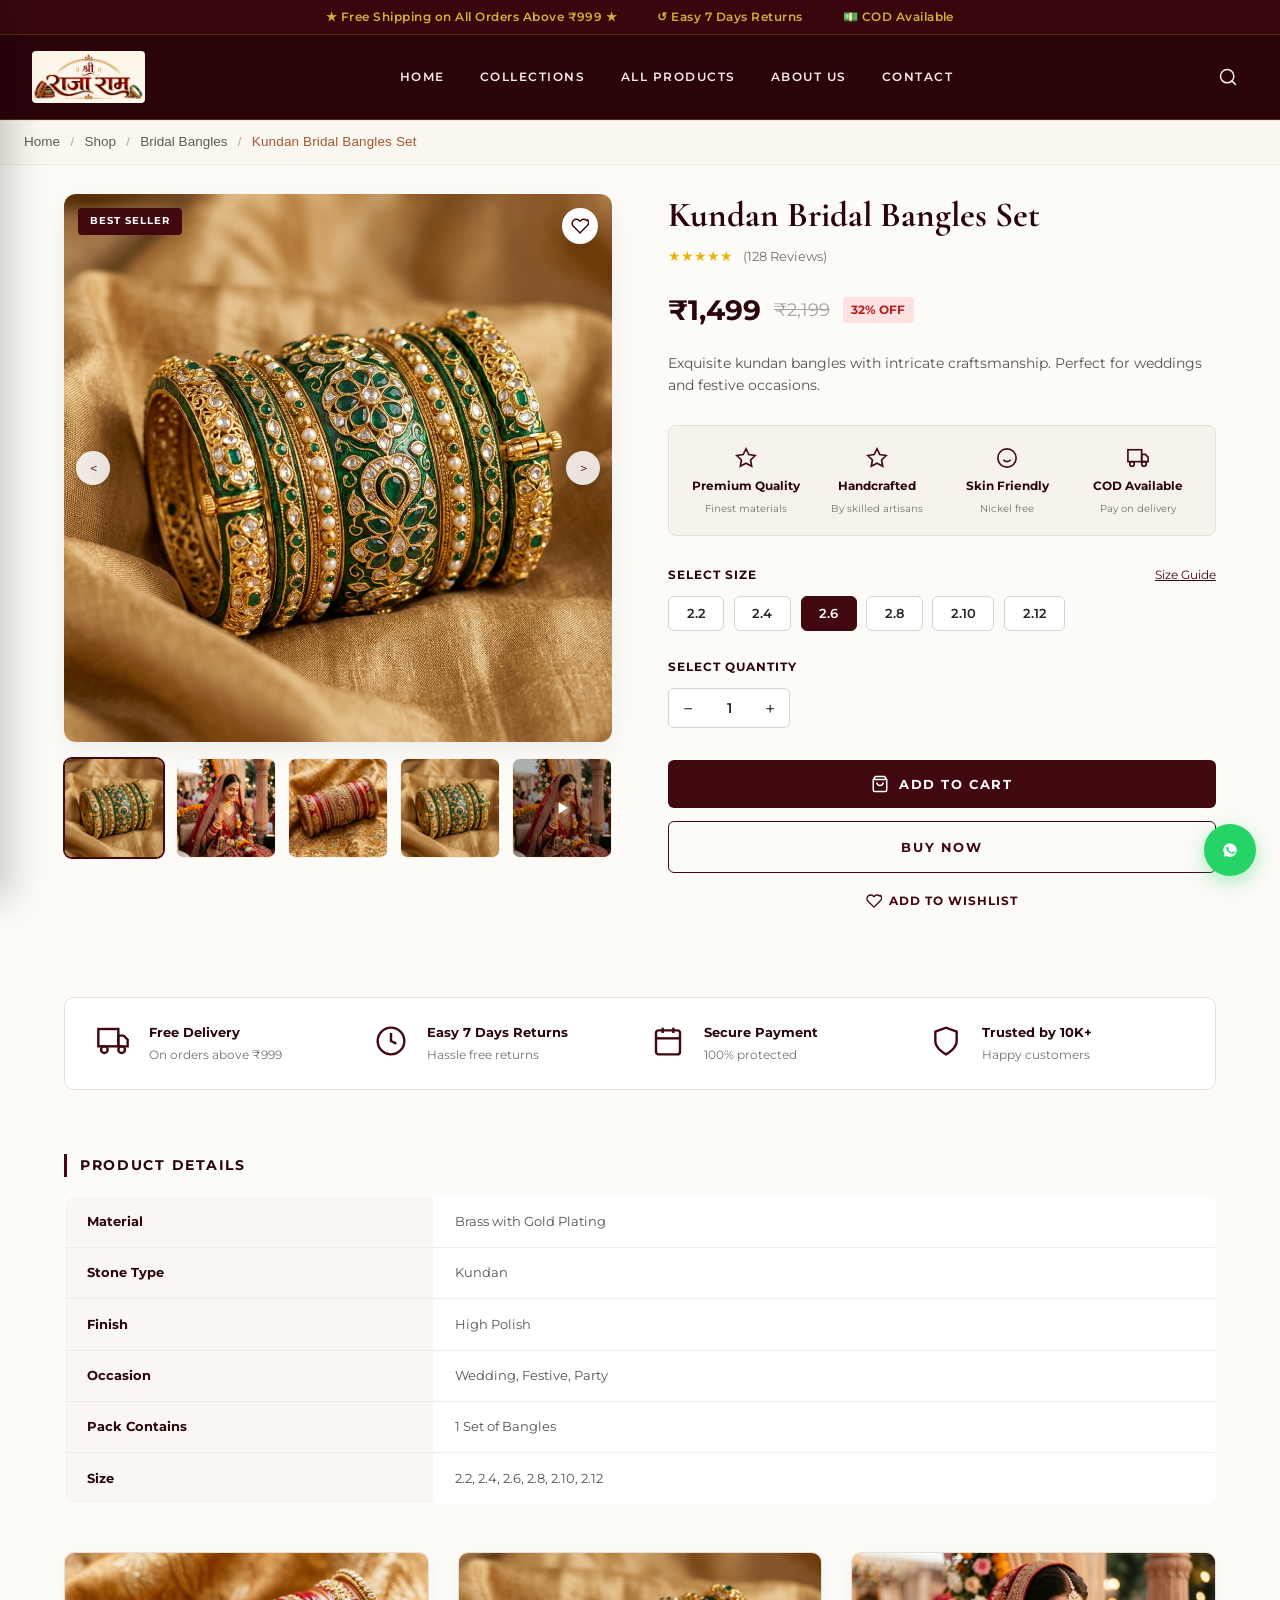
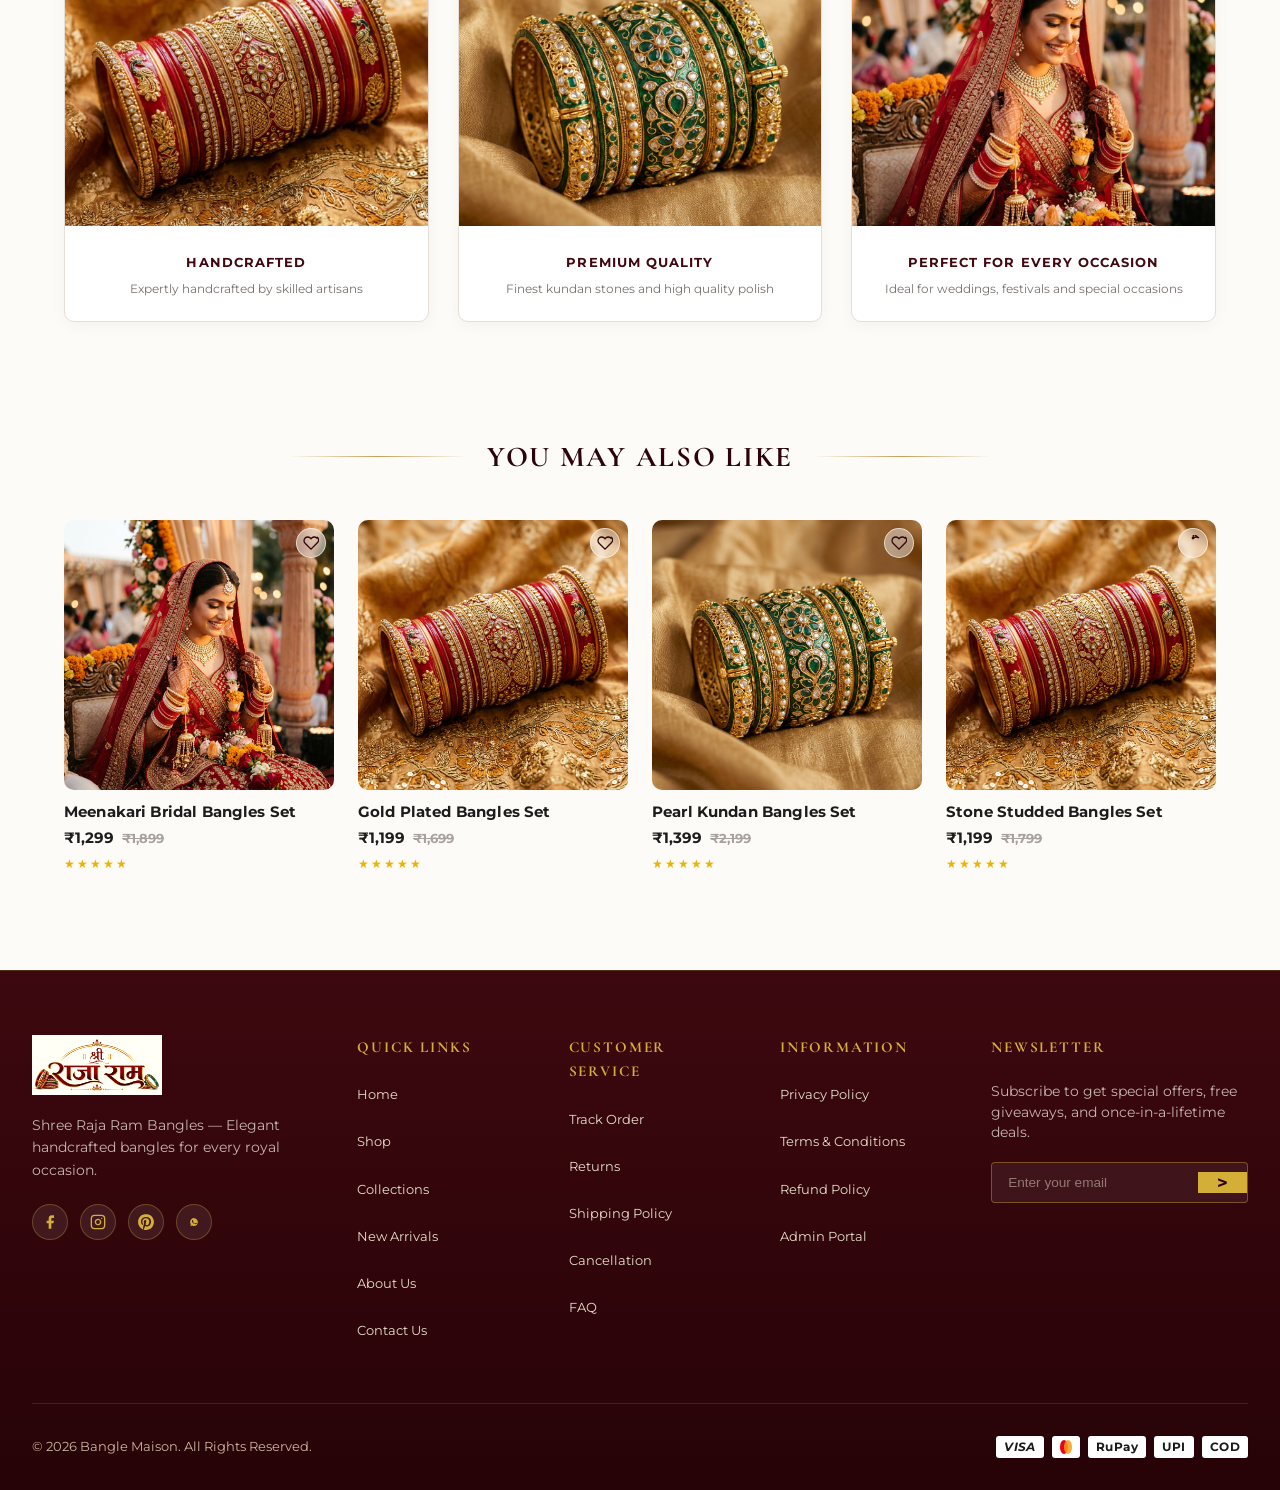
<file: product-detail.html>
<!DOCTYPE html>
<html lang="en">
<head>
  <meta charset="UTF-8">
  <meta name="viewport" content="width=device-width, initial-scale=1.0">
  <title>Kundan Bridal Bangles Set - Shree Raja Ram Bangles</title>
  <meta name="description" content="Exquisite kundan bangles with intricate craftsmanship. Perfect for weddings, festive occasions, and bridal celebrations.">
  
  <!-- Google Fonts: Cormorant Garamond & Montserrat -->
  <link rel="preconnect" href="https://fonts.googleapis.com">
  <link rel="preconnect" href="https://fonts.gstatic.com" crossorigin>
  <link href="https://fonts.googleapis.com/css2?family=Cormorant+Garamond:ital,wght@0,400;0,500;0,600;0,700;1,400&family=Montserrat:wght@400;500;600;700&display=swap" rel="stylesheet">
  
  <!-- CSS Stylesheet -->
  <link rel="stylesheet" href="style.css">
</head>
<body>

  <!-- Top Announcement / Feature Strip Matching Reference Design -->
  <div class="pdp-top-strip">
    <span>★ Free Shipping on All Orders Above ₹999 ★</span>
    <span>↺ Easy 7 Days Returns</span>
    <span>💵 COD Available</span>
  </div>

  <!-- Site Header -->
  <header class="site-header" id="siteHeader">
    <div class="header-container">
      
      <!-- Mobile Menu Toggle -->
      <button class="mobile-toggle" id="mobileToggle" aria-label="Toggle navigation menu">
        <span class="hamburger-bar"></span>
        <span class="hamburger-bar"></span>
        <span class="hamburger-bar"></span>
      </button>

      <!-- Brand Logo -->
      <a href="index.html" class="brand-logo" aria-label="Shree Raja Ram Bangles">
        <img src="images/logo.jpg" alt="Shree Raja Ram Bangles Logo" class="header-logo-img">
      </a>

      <!-- Navigation Menu -->
      <nav class="main-nav" id="mainNav">
        <ul class="nav-list">
          <li class="nav-item">
            <a href="index.html" class="nav-link">HOME</a>
          </li>
          <li class="nav-item">
            <a href="collections.html" class="nav-link">COLLECTIONS</a>
          </li>
          <li class="nav-item">
            <a href="shop.html" class="nav-link">ALL PRODUCTS</a>
          </li>
          <li class="nav-item">
            <a href="index.html" class="nav-link">ABOUT US</a>
          </li>
          <li class="nav-item">
            <a href="index.html" class="nav-link">CONTACT</a>
          </li>
        </ul>
      </nav>

      <!-- Header Actions -->
      <div class="header-actions">
        <button class="action-btn search-btn" id="searchToggle" aria-label="Search">
          <svg viewBox="0 0 24 24" width="20" height="20" fill="none" stroke="currentColor" stroke-width="1.8" stroke-linecap="round" stroke-linejoin="round">
            <circle cx="11" cy="11" r="8"></circle>
            <line x1="21" y1="21" x2="16.65" y2="16.65"></line>
          </svg>
        </button>
      </div>

    </div>
  </header>

  <!-- Mobile Off-Canvas Drawer -->
  <div class="mobile-drawer-overlay" id="drawerOverlay"></div>
  <aside class="mobile-drawer" id="mobileDrawer">
    <div class="drawer-header">
      <a href="index.html" class="drawer-logo-link" aria-label="Shree Raja Ram Bangles">
        <img src="images/logo.png" alt="Shree Raja Ram Bangles Logo" class="drawer-logo-img">
      </a>
      <button class="drawer-close" id="drawerClose" aria-label="Close menu">&times;</button>
    </div>
    
    <div class="drawer-search">
      <input type="text" placeholder="Search bangles, collections..." id="mobileSearchInput">
      <button aria-label="Search button">
        <svg viewBox="0 0 24 24" width="18" height="18" fill="none" stroke="currentColor" stroke-width="2">
          <circle cx="11" cy="11" r="8"></circle>
          <line x1="21" y1="21" x2="16.65" y2="16.65"></line>
        </svg>
      </button>
    </div>

    <ul class="mobile-nav-list">
      <li class="mobile-nav-item">
        <a href="index.html">HOME</a>
      </li>
      <li class="mobile-nav-item">
        <a href="collections.html">COLLECTIONS</a>
      </li>
      <li class="mobile-nav-item">
        <a href="shop.html">ALL PRODUCTS</a>
      </li>
      <li class="mobile-nav-item">
        <a href="index.html#about">ABOUT US</a>
      </li>
      <li class="mobile-nav-item">
        <a href="index.html#contact">CONTACT</a>
      </li>
    </ul>

    <div class="drawer-footer">
      <div class="drawer-actions">
        <a href="admin.html"><svg viewBox="0 0 24 24" width="18" height="18" fill="none" stroke="currentColor" stroke-width="2"><path d="M20 21v-2a4 4 0 0 0-4-4H8a4 4 0 0 0-4 4v2"></path><circle cx="12" cy="7" r="4"></circle></svg> Admin Portal</a>
        <a href="shop.html"><svg viewBox="0 0 24 24" width="18" height="18" fill="none" stroke="currentColor" stroke-width="2"><path d="M20.84 4.61a5.5 5.5 0 0 0-7.78 0L12 5.67l-1.06-1.06a5.5 5.5 0 0 0-7.78 7.78l1.06 1.06L12 21.23l8.78-8.78 1.06-1.06a5.5 5.5 0 0 0 0-7.78z"></path></svg> Wishlist</a>
      </div>
      <p class="copyright">&copy; 2026 Bangle Maison. All Rights Reserved.</p>
    </div>
  </aside>

  <!-- Breadcrumb Navigation Bar -->
  <div class="breadcrumb-bar">
    <div class="breadcrumb-container">
      <nav class="breadcrumb-nav" aria-label="Breadcrumb">
        <a href="index.html" class="breadcrumb-link">Home</a>
        <span class="breadcrumb-sep">/</span>
        <a href="shop.html" class="breadcrumb-link">Shop</a>
        <span class="breadcrumb-sep">/</span>
        <a href="shop.html?category=bridal" class="breadcrumb-link">Bridal Bangles</a>
        <span class="breadcrumb-sep">/</span>
        <span class="breadcrumb-current">Kundan Bridal Bangles Set</span>
      </nav>
    </div>
  </div>

  <!-- Product Detail Page Wrapper -->
  <main class="pdp-page-wrapper">
    <div class="pdp-container">

      <!-- Main Product Grid (Gallery + Details) -->
      <div class="pdp-main-grid">
        
        <!-- Left: Image Gallery Column -->
        <div class="pdp-gallery-container">
          
          <div class="pdp-main-image-box">
            <span class="pdp-badge-bestseller">BEST SELLER</span>
            
            <button class="pdp-wishlist-circle" aria-label="Save to Wishlist">
              <svg viewBox="0 0 24 24" width="18" height="18" fill="none" stroke="currentColor" stroke-width="2">
                <path d="M20.84 4.61a5.5 5.5 0 0 0-7.78 0L12 5.67l-1.06-1.06a5.5 5.5 0 0 0-7.78 7.78l1.06 1.06L12 21.23l8.78-8.78 1.06-1.06a5.5 5.5 0 0 0 0-7.78z"></path>
              </svg>
            </button>

            <!-- Slider Arrows -->
            <button class="pdp-slider-arrow left" id="pdpPrevImg" aria-label="Previous Image">&lt;</button>
            <button class="pdp-slider-arrow right" id="pdpNextImg" aria-label="Next Image">&gt;</button>

            <img id="pdpFeaturedImg" src="images/kundan.jpg" alt="Kundan Bridal Bangles Set">

            <!-- Mobile Pagination Dots -->
            <div class="pdp-mobile-dots">
              <span class="dot active"></span>
              <span class="dot"></span>
              <span class="dot"></span>
            </div>
          </div>

          <!-- Thumbnails Row -->
          <div class="pdp-thumbnails-strip">
            <div class="pdp-thumb-item active" data-src="images/kundan.jpg">
              <img src="images/kundan.jpg" alt="Thumbnail 1">
            </div>
            <div class="pdp-thumb-item" data-src="images/bridal.jpg">
              <img src="images/bridal.jpg" alt="Thumbnail 2">
            </div>
            <div class="pdp-thumb-item" data-src="images/traditional.jpg">
              <img src="images/traditional.jpg" alt="Thumbnail 3">
            </div>
            <div class="pdp-thumb-item" data-src="images/kundan.jpg">
              <img src="images/kundan.jpg" alt="Thumbnail 4">
            </div>
            <div class="pdp-thumb-item" data-src="images/bridal.jpg">
              <img src="images/bridal.jpg" alt="Thumbnail 5">
              <div class="pdp-video-badge">
                <svg viewBox="0 0 24 24" width="20" height="20" fill="currentColor"><path d="M8 5v14l11-7z"/></svg>
              </div>
            </div>
          </div>

        </div>

        <!-- Right: Product Information & Buy Box -->
        <div class="pdp-info-container">
          
          <h1 class="pdp-product-title">Kundan Bridal Bangles Set</h1>
          
          <div class="pdp-rating-row">
            <span class="pdp-stars">★★★★★</span>
            <span class="pdp-reviews-count">(128 Reviews)</span>
          </div>

          <div class="pdp-price-box">
            <span class="pdp-current-price">₹1,499</span>
            <span class="pdp-original-price">₹2,199</span>
            <span class="pdp-discount-pill">32% OFF</span>
          </div>

          <p class="pdp-short-desc">
            Exquisite kundan bangles with intricate craftsmanship. Perfect for weddings and festive occasions.
          </p>

          <!-- 4 Feature Badges Grid -->
          <div class="pdp-features-grid">
            <div class="pdp-feature-item">
              <div class="pdp-feature-icon">
                <svg viewBox="0 0 24 24" width="22" height="22" fill="none" stroke="currentColor" stroke-width="1.8"><polygon points="12 2 15.09 8.26 22 9.27 17 14.14 18.18 21.02 12 17.77 5.82 21.02 7 14.14 2 9.27 8.91 8.26 12 2"></polygon></svg>
              </div>
              <span class="pdp-feature-title">Premium Quality</span>
              <span class="pdp-feature-sub">Finest materials</span>
            </div>
            <div class="pdp-feature-item">
              <div class="pdp-feature-icon">
                <svg viewBox="0 0 24 24" width="22" height="22" fill="none" stroke="currentColor" stroke-width="1.8"><path d="M12 2l3.09 6.26L22 9.27l-5 4.87 1.18 6.88L12 17.77l-6.18 3.25L7 14.14 2 9.27l6.91-1.01L12 2z"></path></svg>
              </div>
              <span class="pdp-feature-title">Handcrafted</span>
              <span class="pdp-feature-sub">By skilled artisans</span>
            </div>
            <div class="pdp-feature-item">
              <div class="pdp-feature-icon">
                <svg viewBox="0 0 24 24" width="22" height="22" fill="none" stroke="currentColor" stroke-width="1.8"><circle cx="12" cy="12" r="10"></circle><path d="M8 14s1.5 2 4 2 4-2 4-2"></path><line x1="9" y1="9" x2="9.01" y2="9"></line><line x1="15" y1="9" x2="15.01" y2="9"></line></svg>
              </div>
              <span class="pdp-feature-title">Skin Friendly</span>
              <span class="pdp-feature-sub">Nickel free</span>
            </div>
            <div class="pdp-feature-item">
              <div class="pdp-feature-icon">
                <svg viewBox="0 0 24 24" width="22" height="22" fill="none" stroke="currentColor" stroke-width="1.8"><rect x="1" y="3" width="15" height="13"></rect><polygon points="16 8 20 8 23 11 23 16 16 16 16 8"></polygon><circle cx="5.5" cy="18.5" r="2.5"></circle><circle cx="18.5" cy="18.5" r="2.5"></circle></svg>
              </div>
              <span class="pdp-feature-title">COD Available</span>
              <span class="pdp-feature-sub">Pay on delivery</span>
            </div>
          </div>

          <!-- Select Size -->
          <div class="pdp-size-wrap">
            <div class="pdp-size-header">
              <span class="pdp-label-title">SELECT SIZE</span>
              <a href="#" class="pdp-size-guide-link">Size Guide</a>
            </div>
            <div class="pdp-size-pills">
              <button class="pdp-size-pill">2.2</button>
              <button class="pdp-size-pill">2.4</button>
              <button class="pdp-size-pill active">2.6</button>
              <button class="pdp-size-pill">2.8</button>
              <button class="pdp-size-pill">2.10</button>
              <button class="pdp-size-pill">2.12</button>
            </div>
          </div>

          <!-- Select Quantity -->
          <div class="pdp-quantity-wrap">
            <div class="pdp-size-header">
              <span class="pdp-label-title">SELECT QUANTITY</span>
            </div>
            <div class="pdp-qty-stepper">
              <button class="pdp-qty-btn" id="qtyMinus" aria-label="Decrease Quantity">−</button>
              <span class="pdp-qty-val" id="qtyDisplay">1</span>
              <button class="pdp-qty-btn" id="qtyPlus" aria-label="Increase Quantity">+</button>
            </div>
          </div>

          <!-- Action Buttons -->
          <div class="pdp-action-buttons">
            <button class="pdp-btn-add-cart" id="btnAddToCart">
              <svg viewBox="0 0 24 24" width="18" height="18" fill="none" stroke="currentColor" stroke-width="2">
                <path d="M6 2L3 6v14a2 2 0 0 0 2 2h14a2 2 0 0 0 2-2V6l-3-4z"></path>
                <line x1="3" y1="6" x2="21" y2="6"></line>
                <path d="M16 10a4 4 0 0 1-8 0"></path>
              </svg>
              ADD TO CART
            </button>
            
            <a href="#" class="pdp-btn-buy-now">BUY NOW</a>
            
            <button class="pdp-btn-wishlist">
              <svg viewBox="0 0 24 24" width="16" height="16" fill="none" stroke="currentColor" stroke-width="2">
                <path d="M20.84 4.61a5.5 5.5 0 0 0-7.78 0L12 5.67l-1.06-1.06a5.5 5.5 0 0 0-7.78 7.78l1.06 1.06L12 21.23l8.78-8.78 1.06-1.06a5.5 5.5 0 0 0 0-7.78z"></path>
              </svg>
              ADD TO WISHLIST
            </button>
          </div>

        </div>

      </div>

      <!-- Trust Bar (Horizontal 4 Icons) -->
      <div class="pdp-trust-bar">
        <div class="pdp-trust-item">
          <div class="pdp-trust-icon">
            <svg viewBox="0 0 24 24" width="32" height="32" fill="none" stroke="currentColor" stroke-width="1.8"><rect x="1" y="3" width="15" height="13"></rect><polygon points="16 8 20 8 23 11 23 16 16 16 16 8"></polygon><circle cx="5.5" cy="18.5" r="2.5"></circle><circle cx="18.5" cy="18.5" r="2.5"></circle></svg>
          </div>
          <div class="pdp-trust-text">
            <h5>Free Delivery</h5>
            <p>On orders above ₹999</p>
          </div>
        </div>

        <div class="pdp-trust-item">
          <div class="pdp-trust-icon">
            <svg viewBox="0 0 24 24" width="32" height="32" fill="none" stroke="currentColor" stroke-width="1.8"><circle cx="12" cy="12" r="10"></circle><polyline points="12 6 12 12 16 14"></polyline></svg>
          </div>
          <div class="pdp-trust-text">
            <h5>Easy 7 Days Returns</h5>
            <p>Hassle free returns</p>
          </div>
        </div>

        <div class="pdp-trust-item">
          <div class="pdp-trust-icon">
            <svg viewBox="0 0 24 24" width="32" height="32" fill="none" stroke="currentColor" stroke-width="1.8"><rect x="3" y="4" width="18" height="18" rx="2" ry="2"></rect><line x1="16" y1="2" x2="16" y2="6"></line><line x1="8" y1="2" x2="8" y2="6"></line><line x1="3" y1="10" x2="21" y2="10"></line></svg>
          </div>
          <div class="pdp-trust-text">
            <h5>Secure Payment</h5>
            <p>100% protected</p>
          </div>
        </div>

        <div class="pdp-trust-item">
          <div class="pdp-trust-icon">
            <svg viewBox="0 0 24 24" width="32" height="32" fill="none" stroke="currentColor" stroke-width="1.8"><path d="M12 22s8-4 8-10V5l-8-3-8 3v7c0 6 8 10 8 10z"></path></svg>
          </div>
          <div class="pdp-trust-text">
            <h5>Trusted by 10K+</h5>
            <p>Happy customers</p>
          </div>
        </div>
      </div>

      <!-- Product Details Specs Table & 3 Visual Feature Cards (Desktop) -->
      <div class="pdp-details-section">
        
        <h3 class="pdp-section-heading">PRODUCT DETAILS</h3>
        <table class="pdp-specs-table">
          <tbody>
            <tr>
              <td>Material</td>
              <td>Brass with Gold Plating</td>
            </tr>
            <tr>
              <td>Stone Type</td>
              <td>Kundan</td>
            </tr>
            <tr>
              <td>Finish</td>
              <td>High Polish</td>
            </tr>
            <tr>
              <td>Occasion</td>
              <td>Wedding, Festive, Party</td>
            </tr>
            <tr>
              <td>Pack Contains</td>
              <td>1 Set of Bangles</td>
            </tr>
            <tr>
              <td>Size</td>
              <td>2.2, 2.4, 2.6, 2.8, 2.10, 2.12</td>
            </tr>
          </tbody>
        </table>

        <!-- 3 Visual Feature Cards -->
        <div class="pdp-visual-features-grid">
          <div class="pdp-visual-card">
            <img src="images/traditional.jpg" alt="Handcrafted Bangles">
            <div class="pdp-visual-card-content">
              <h4>HANDCRAFTED</h4>
              <p>Expertly handcrafted by skilled artisans</p>
            </div>
          </div>

          <div class="pdp-visual-card">
            <img src="images/kundan.jpg" alt="Premium Quality Kundan">
            <div class="pdp-visual-card-content">
              <h4>PREMIUM QUALITY</h4>
              <p>Finest kundan stones and high quality polish</p>
            </div>
          </div>

          <div class="pdp-visual-card">
            <img src="images/bridal.jpg" alt="Perfect For Every Occasion">
            <div class="pdp-visual-card-content">
              <h4>PERFECT FOR EVERY OCCASION</h4>
              <p>Ideal for weddings, festivals and special occasions</p>
            </div>
          </div>
        </div>

        <!-- Mobile Accordions (Shown on mobile views) -->
        <div class="pdp-mobile-accordions">
          
          <div class="pdp-acc-item open">
            <button class="pdp-acc-trigger">
              <span>PRODUCT DETAILS</span>
              <svg viewBox="0 0 24 24" width="16" height="16" fill="none" stroke="currentColor" stroke-width="2"><polyline points="6 9 12 15 18 9"></polyline></svg>
            </button>
            <div class="pdp-acc-body">
              <p><strong>Material:</strong> Brass with Gold Plating</p>
              <p><strong>Stone Type:</strong> Kundan</p>
              <p><strong>Finish:</strong> High Polish</p>
              <p><strong>Occasion:</strong> Wedding, Festive, Party</p>
              <p><strong>Pack Contains:</strong> 1 Set of Bangles</p>
              <p><strong>Size:</strong> 2.2, 2.4, 2.6, 2.8, 2.10, 2.12</p>
            </div>
          </div>

          <div class="pdp-acc-item">
            <button class="pdp-acc-trigger">
              <span>HANDCRAFTED</span>
              <svg viewBox="0 0 24 24" width="16" height="16" fill="none" stroke="currentColor" stroke-width="2"><polyline points="6 9 12 15 18 9"></polyline></svg>
            </button>
            <div class="pdp-acc-body">
              <p>Expertly handcrafted by traditional hereditary artisans preserving generation-old Indian jewellery art.</p>
            </div>
          </div>

          <div class="pdp-acc-item">
            <button class="pdp-acc-trigger">
              <span>PREMIUM QUALITY</span>
              <svg viewBox="0 0 24 24" width="16" height="16" fill="none" stroke="currentColor" stroke-width="2"><polyline points="6 9 12 15 18 9"></polyline></svg>
            </button>
            <div class="pdp-acc-body">
              <p>Crafted with pure 22K yellow gold micro-plating, uncut clear glass kundan gems, and long-lasting lacquer shield.</p>
            </div>
          </div>

          <div class="pdp-acc-item">
            <button class="pdp-acc-trigger">
              <span>PERFECT FOR EVERY OCCASION</span>
              <svg viewBox="0 0 24 24" width="16" height="16" fill="none" stroke="currentColor" stroke-width="2"><polyline points="6 9 12 15 18 9"></polyline></svg>
            </button>
            <div class="pdp-acc-body">
              <p>Engineered for comfortable all-day wear during wedding ceremonies, Diwali, Karwa Chauth, and family celebrations.</p>
            </div>
          </div>

        </div>

      </div>

      <!-- "YOU MAY ALSO LIKE" Related Section -->
      <section class="pdp-related-section">
        <div class="pdp-related-title-box">
          <span class="pdp-divider-line"></span>
          <h2 class="pdp-related-title">YOU MAY ALSO LIKE</h2>
          <span class="pdp-divider-line"></span>
        </div>

        <div class="pdp-related-grid">
          
          <!-- Related Card 1 -->
          <div class="product-card" data-id="meenakari-bangles">
            <div class="product-img-wrapper">
              <img src="images/bridal.jpg" alt="Meenakari Bridal Bangles Set" loading="lazy">
              <button class="wishlist-btn" aria-label="Add to wishlist">
                <svg viewBox="0 0 24 24" width="16" height="16" fill="none" stroke="currentColor" stroke-width="2"><path d="M20.84 4.61a5.5 5.5 0 0 0-7.78 0L12 5.67l-1.06-1.06a5.5 5.5 0 0 0-7.78 7.78l1.06 1.06L12 21.23l8.78-8.78 1.06-1.06a5.5 5.5 0 0 0 0-7.78z"></path></svg>
              </button>
            </div>
            <div class="product-info">
              <h4 class="product-title">Meenakari Bridal Bangles Set</h4>
              <p class="product-price">₹1,299 <del style="color:#a8a29e; font-size:0.8rem; margin-left:4px;">₹1,899</del></p>
              <div class="product-rating"><span class="star">★</span><span class="star">★</span><span class="star">★</span><span class="star">★</span><span class="star">★</span></div>
            </div>
          </div>

          <!-- Related Card 2 -->
          <div class="product-card" data-id="gold-plated-kundan">
            <div class="product-img-wrapper">
              <img src="images/traditional.jpg" alt="Gold Plated Bangles Set" loading="lazy">
              <button class="wishlist-btn" aria-label="Add to wishlist">
                <svg viewBox="0 0 24 24" width="16" height="16" fill="none" stroke="currentColor" stroke-width="2"><path d="M20.84 4.61a5.5 5.5 0 0 0-7.78 0L12 5.67l-1.06-1.06a5.5 5.5 0 0 0-7.78 7.78l1.06 1.06L12 21.23l8.78-8.78 1.06-1.06a5.5 5.5 0 0 0 0-7.78z"></path></svg>
              </button>
            </div>
            <div class="product-info">
              <h4 class="product-title">Gold Plated Bangles Set</h4>
              <p class="product-price">₹1,199 <del style="color:#a8a29e; font-size:0.8rem; margin-left:4px;">₹1,699</del></p>
              <div class="product-rating"><span class="star">★</span><span class="star">★</span><span class="star">★</span><span class="star">★</span><span class="star">★</span></div>
            </div>
          </div>

          <!-- Related Card 3 -->
          <div class="product-card" data-id="pearl-bangles-set">
            <div class="product-img-wrapper">
              <img src="images/kundan.jpg" alt="Pearl Kundan Bangles Set" loading="lazy">
              <button class="wishlist-btn" aria-label="Add to wishlist">
                <svg viewBox="0 0 24 24" width="16" height="16" fill="none" stroke="currentColor" stroke-width="2"><path d="M20.84 4.61a5.5 5.5 0 0 0-7.78 0L12 5.67l-1.06-1.06a5.5 5.5 0 0 0-7.78 7.78l1.06 1.06L12 21.23l8.78-8.78 1.06-1.06a5.5 5.5 0 0 0 0-7.78z"></path></svg>
              </button>
            </div>
            <div class="product-info">
              <h4 class="product-title">Pearl Kundan Bangles Set</h4>
              <p class="product-price">₹1,399 <del style="color:#a8a29e; font-size:0.8rem; margin-left:4px;">₹2,199</del></p>
              <div class="product-rating"><span class="star">★</span><span class="star">★</span><span class="star">★</span><span class="star">★</span><span class="star">★</span></div>
            </div>
          </div>

          <!-- Related Card 4 -->
          <div class="product-card" data-id="stone-bangles-set">
            <div class="product-img-wrapper">
              <img src="images/traditional.jpg" alt="Stone Studded Bangles Set" loading="lazy">
              <button class="wishlist-btn" aria-label="Add to wishlist">
                <svg viewBox="0 0 24 24" width="16" height="16" fill="none" stroke="currentColor" stroke-width="2"><path d="M20.84 4.61a5.5 5.5 0 0 0-7.78 0L12 5.67l-1.06-1.06a5.5 5.5 0 0 0 0-7.78z"></path></svg>
              </button>
            </div>
            <div class="product-info">
              <h4 class="product-title">Stone Studded Bangles Set</h4>
              <p class="product-price">₹1,199 <del style="color:#a8a29e; font-size:0.8rem; margin-left:4px;">₹1,799</del></p>
              <div class="product-rating"><span class="star">★</span><span class="star">★</span><span class="star">★</span><span class="star">★</span><span class="star">★</span></div>
            </div>
          </div>

        </div>
      </section>

    </div>
  </main>

  <!-- Site Footer (Matching Reference Design Exactly) -->
  <footer class="site-footer">
    <div class="footer-container">
      
      <div class="footer-grid">
        
        <!-- Column 1: Brand Info -->
        <div class="footer-col footer-brand-col">
          <div class="footer-brand-header">
            <a href="index.html" class="footer-logo-link" aria-label="Shree Raja Ram Bangles">
              <img src="images/logo.png" alt="Shree Raja Ram Bangles Logo" class="footer-logo-img">
            </a>
          </div>
          <p class="footer-bio-text">
            Shree Raja Ram Bangles — Elegant handcrafted bangles for every royal occasion.
          </p>
          <div class="footer-social-links">
            <a href="https://facebook.com" class="social-circle" target="_blank" rel="noopener" aria-label="Facebook">
              <svg viewBox="0 0 24 24" width="16" height="16" fill="currentColor"><path d="M18 2h-3a5 5 0 0 0-5 5v3H7v4h3v8h4v-8h3l1-4h-4V7a1 1 0 0 1 1-1h3z"/></svg>
            </a>
            <a href="https://instagram.com" class="social-circle" target="_blank" rel="noopener" aria-label="Instagram">
              <svg viewBox="0 0 24 24" width="16" height="16" fill="none" stroke="currentColor" stroke-width="2" stroke-linecap="round" stroke-linejoin="round"><rect x="2" y="2" width="20" height="20" rx="5" ry="5"></rect><path d="M16 11.37A4 4 0 1 1 12.63 8 4 4 0 0 1 16 11.37z"></path><line x1="17.5" y1="6.5" x2="17.51" y2="6.5"></line></svg>
            </a>
            <a href="https://pinterest.com" class="social-circle" target="_blank" rel="noopener" aria-label="Pinterest">
              <svg viewBox="0 0 24 24" width="16" height="16" fill="currentColor"><path d="M12.017 0C5.396 0 .029 5.367.029 11.987c0 5.079 3.158 9.417 7.618 11.162-.105-.949-.199-2.403.041-3.439.219-.937 1.406-5.957 1.406-5.957s-.359-.72-.359-1.781c0-1.663.967-2.911 2.168-2.911 1.024 0 1.518.769 1.518 1.688 0 1.029-.653 2.567-.992 3.992-.285 1.193.6 2.165 1.775 2.165 2.128 0 3.768-2.245 3.768-5.487 0-2.861-2.063-4.869-5.008-4.869-3.41 0-5.409 2.562-5.409 5.199 0 1.033.394 2.143.889 2.741.099.12.112.225.085.345-.09.375-.293 1.199-.334 1.363-.053.225-.172.271-.401.165-1.495-.69-2.433-2.878-2.433-4.646 0-3.776 2.748-7.252 7.92-7.252 4.158 0 7.392 2.967 7.392 6.923 0 4.135-2.607 7.462-6.233 7.462-1.214 0-2.354-.629-2.758-1.379l-.749 2.848c-.269 1.045-1.004 2.352-1.498 3.146 1.123.345 2.306.535 3.55.535 6.607 0 11.985-5.365 11.985-11.987C23.97 5.39 18.592.026 11.985.026l.032-.026z"/></svg>
            </a>
            <a href="https://whatsapp.com" class="social-circle" target="_blank" rel="noopener" aria-label="WhatsApp">
              <svg viewBox="0 0 24 24" width="16" height="16" fill="currentColor"><path d="M12.031 6.172c-3.181 0-5.767 2.586-5.768 5.766-.001 1.298.38 2.27 1.019 3.287l-.711 2.598 2.664-.698c.969.587 1.871.884 2.796.885 3.183 0 5.769-2.587 5.77-5.767 0-3.182-2.587-5.771-5.77-5.771zm3.392 8.244c-.144.405-.837.774-1.17.824-.312.045-.698.075-2.072-.49-1.611-.663-2.614-2.316-2.695-2.424-.079-.108-.646-.86-.646-1.638 0-.779.408-1.162.553-1.32.145-.158.318-.198.423-.198.106 0 .212.002.304.007.098.005.228-.037.356.27.133.318.455 1.11.495 1.192.04.082.066.178.013.285-.053.107-.079.174-.158.267-.08.093-.169.208-.242.279-.082.08-.168.167-.072.332.096.165.427.705.916 1.14 1.258 1.119 1.542 1.264 1.761 1.355.219.091.348.078.477-.07.129-.148.554-.645.703-.866.149-.221.297-.184.498-.11.201.074 1.277.602 1.498.712.221.11.369.165.423.257.054.093.054.538-.09 1.043z"/></svg>
            </a>
          </div>
        </div>

        <!-- Column 2: QUICK LINKS -->
        <div class="footer-col">
          <h4 class="footer-heading">QUICK LINKS</h4>
          <ul class="footer-links-list">
            <li><a href="index.html">Home</a></li>
            <li><a href="shop.html">Shop</a></li>
            <li><a href="collections.html">Collections</a></li>
            <li><a href="shop.html">New Arrivals</a></li>
            <li><a href="index.html#about">About Us</a></li>
            <li><a href="index.html#contact">Contact Us</a></li>
          </ul>
        </div>

        <!-- Column 3: CUSTOMER SERVICE -->
        <div class="footer-col">
          <h4 class="footer-heading">CUSTOMER SERVICE</h4>
          <ul class="footer-links-list">
            <li><a href="shop.html">Track Order</a></li>
            <li><a href="shop.html">Returns</a></li>
            <li><a href="shop.html">Shipping Policy</a></li>
            <li><a href="shop.html">Cancellation</a></li>
            <li><a href="shop.html">FAQ</a></li>
          </ul>
        </div>

        <!-- Column 4: INFORMATION -->
        <div class="footer-col">
          <h4 class="footer-heading">INFORMATION</h4>
          <ul class="footer-links-list">
            <li><a href="shop.html">Privacy Policy</a></li>
            <li><a href="shop.html">Terms & Conditions</a></li>
            <li><a href="shop.html">Refund Policy</a></li>
            <li><a href="admin.html">Admin Portal</a></li>
          </ul>
        </div>

        <!-- Column 5: NEWSLETTER -->
        <div class="footer-col newsletter-col">
          <h4 class="footer-heading">NEWSLETTER</h4>
          <p class="newsletter-desc">
            Subscribe to get special offers, free giveaways, and once-in-a-lifetime deals.
          </p>
          <form class="newsletter-form" onsubmit="event.preventDefault(); alert('Thank you for subscribing!');">
            <input type="email" placeholder="Enter your email" required class="newsletter-input">
            <button type="submit" class="newsletter-submit-btn" aria-label="Subscribe">&gt;</button>
          </form>
        </div>

      </div>

      <!-- Footer Bottom Bar -->
      <div class="footer-bottom-bar">
        <div class="footer-copyright">
          &copy; 2026 Bangle Maison. All Rights Reserved.
        </div>
        <div class="footer-payment-icons">
          <span class="pay-badge pay-visa">VISA</span>
          <span class="pay-badge pay-mc"><span class="mc-c1"></span><span class="mc-c2"></span></span>
          <span class="pay-badge pay-rupay">RuPay</span>
          <span class="pay-badge pay-upi">UPI</span>
          <span class="pay-badge pay-cod">COD</span>
        </div>
      </div>

    </div>

    <!-- Floating WhatsApp Action -->
    <a href="https://wa.me/919999999999" class="floating-whatsapp-btn" target="_blank" rel="noopener" aria-label="Chat on WhatsApp">
      <svg viewBox="0 0 24 24" width="28" height="28" fill="#ffffff">
        <path d="M12.031 6.172c-3.181 0-5.767 2.586-5.768 5.766-.001 1.298.38 2.27 1.019 3.287l-.711 2.598 2.664-.698c.969.587 1.871.884 2.796.885 3.183 0 5.769-2.587 5.77-5.767 0-3.182-2.587-5.771-5.77-5.771zm3.392 8.244c-.144.405-.837.774-1.17.824-.312.045-.698.075-2.072-.49-1.611-.663-2.614-2.316-2.695-2.424-.079-.108-.646-.86-.646-1.638 0-.779.408-1.162.553-1.32.145-.158.318-.198.423-.198.106 0 .212.002.304.007.098.005.228-.037.356.27.133.318.455 1.11.495 1.192.04.082.066.178.013.285-.053.107-.079.174-.158.267-.08.093-.169.208-.242.279-.082.08-.168.167-.072.332.096.165.427.705.916 1.14 1.258 1.119 1.542 1.264 1.761 1.355.219.091.348.078.477-.07.129-.148.554-.645.703-.866.149-.221.297-.184.498-.11.201.074 1.277.602 1.498.712.221.11.369.165.423.257.054.093.054.538-.09 1.043z"/>
      </svg>
    </a>
  </footer>

  <script src="script.js"></script>
</body>
</html>
</file>
<file: style.css>
/* ==========================================================================
   BANGLE MAISON - Luxury Header & Design System
   ========================================================================== */

/* --------------------------------------------------------------------------
   1. CSS Variables & Design Tokens
   -------------------------------------------------------------------------- */
:root {
  /* Color Palette */
  --color-burgundy: #4a0e17;
  --color-burgundy-hover: #33080e;
  --color-burgundy-light: #701d29;
  --color-gold: #ab7e42;
  --color-gold-accent: #c5a059;
  --color-gold-light: #f5efe6;
  --color-text-primary: #1c1c1c;
  --color-text-secondary: #555555;
  --color-text-muted: #888888;
  --color-bg-white: #ffffff;
  --color-bg-light: #fbf9f6;
  --color-border: #e6e1da;
  
  /* Fonts */
  --font-serif: 'Cormorant Garamond', 'Playfair Display', Georgia, serif;
  --font-sans: 'Montserrat', -apple-system, BlinkMacSystemFont, 'Segoe UI', Roboto, sans-serif;
  
  /* Spacing & Heights */
  --header-height: 84px;
  --announcement-height: 38px;
  --container-max-width: 1400px;
  
  /* Transitions & Shadows */
  --transition-smooth: all 0.3s cubic-bezier(0.25, 0.8, 0.25, 1);
  --shadow-subtle: 0 4px 20px rgba(0, 0, 0, 0.05);
  --shadow-header: 0 8px 30px rgba(0, 0, 0, 0.08);
  --shadow-dropdown: 0 12px 35px rgba(0, 0, 0, 0.12);
  --border-radius-sm: 4px;
  --border-radius-md: 8px;
  --border-radius-pill: 50px;
}

/* --------------------------------------------------------------------------
   2. Reset & General Styles
   -------------------------------------------------------------------------- */
*, *::before, *::after {
  box-sizing: border-box;
  margin: 0;
  padding: 0;
}

html {
  scroll-behavior: smooth;
  font-size: 16px;
}

body {
  font-family: var(--font-sans);
  color: var(--color-text-primary);
  background-color: var(--color-bg-white);
  line-height: 1.6;
  overflow-x: hidden;
  -webkit-font-smoothing: antialiased;
}

a {
  color: inherit;
  text-decoration: none;
  transition: var(--transition-smooth);
}

button {
  cursor: pointer;
  border: none;
  background: none;
  font-family: inherit;
  transition: var(--transition-smooth);
}

ul {
  list-style: none;
}

.container {
  max-width: var(--container-max-width);
  margin: 0 auto;
  padding: 0 2rem;
}

/* --------------------------------------------------------------------------
   3. Top Announcement Bar
   -------------------------------------------------------------------------- */
.announcement-bar {
  background-color: var(--color-burgundy);
  color: #f7e9e9;
  text-align: center;
  font-size: 0.75rem;
  letter-spacing: 0.08em;
  padding: 0.5rem 2rem;
  position: relative;
  font-weight: 500;
  display: flex;
  align-items: center;
  justify-content: center;
  z-index: 1001;
  transition: var(--transition-smooth);
}

.announcement-bar a {
  color: var(--color-gold-accent);
  text-decoration: underline;
  margin-left: 0.4rem;
}

.close-announcement {
  position: absolute;
  right: 1.5rem;
  top: 50%;
  transform: translateY(-50%);
  color: #fff;
  font-size: 1.2rem;
  opacity: 0.7;
}

.close-announcement:hover {
  opacity: 1;
}

.announcement-bar.hide {
  display: none;
}

/* --------------------------------------------------------------------------
   4. Site Header (Main Navigation)
   -------------------------------------------------------------------------- */
.site-header {
  position: relative;
  top: 0;
  left: 0;
  width: 100%;
  background-color: #2b040a;
  z-index: 1000;
  border-bottom: 1px solid rgba(212, 175, 55, 0.22);
  transition: var(--transition-smooth);
}

/* Sticky Header State */
.site-header.is-sticky {
  position: fixed;
  top: 0;
  box-shadow: 0 8px 32px rgba(0, 0, 0, 0.45);
  background-color: rgba(43, 4, 10, 0.98);
  backdrop-filter: blur(14px);
  -webkit-backdrop-filter: blur(14px);
  animation: slideDown 0.4s ease-out;
  border-bottom: 1px solid rgba(212, 175, 55, 0.35);
}

@keyframes slideDown {
  from { transform: translateY(-100%); }
  to { transform: translateY(0); }
}

.header-container {
  max-width: var(--container-max-width);
  margin: 0 auto;
  height: var(--header-height);
  padding: 0 2rem;
  display: flex;
  align-items: center;
  justify-content: space-between;
}

/* --------------------------------------------------------------------------
   4A. Brand Logo
   -------------------------------------------------------------------------- */
.brand-logo {
  display: flex;
  align-items: center;
  user-select: none;
  text-decoration: none;
  max-height: var(--header-height);
  flex-shrink: 0;
}

.header-logo-img {
  height: 52px;
  max-height: 52px;
  width: auto;
  max-width: 220px;
  object-fit: contain;
  display: block;
  border-radius: 4px;
  flex-shrink: 0;
  transition: transform 0.3s ease;
}

.brand-logo:hover .header-logo-img {
  transform: scale(1.04);
}

/* --------------------------------------------------------------------------
   4B. Desktop Main Navigation
   -------------------------------------------------------------------------- */
.main-nav {
  height: 100%;
}

.nav-list {
  display: flex;
  align-items: center;
  gap: 2.2rem;
  height: 100%;
}

.nav-item {
  position: relative;
  height: 100%;
  display: flex;
  align-items: center;
}

.nav-link {
  font-size: 0.78rem;
  font-weight: 600;
  letter-spacing: 0.12em;
  color: #f6efe2;
  text-transform: uppercase;
  height: 100%;
  display: flex;
  align-items: center;
  gap: 0.35rem;
  position: relative;
  transition: color 0.25s ease;
}

.nav-link:hover {
  color: #d4af37;
}

/* Top Active Line Indicator */
.nav-item::before {
  content: '';
  position: absolute;
  top: 0;
  left: -4px;
  right: -4px;
  height: 3px;
  background-color: #d4af37;
  transform: scaleX(0);
  transition: transform 0.3s ease;
}

.nav-item.active::before,
.nav-item:hover::before {
  transform: scaleX(1);
}

.nav-item.active .nav-link {
  color: #d4af37;
}

.dropdown-icon {
  transition: transform 0.3s ease;
  stroke: #f6efe2;
}

.nav-item.dropdown:hover .dropdown-icon {
  transform: rotate(180deg);
  stroke: #d4af37;
}

/* --------------------------------------------------------------------------
   4C. Dropdown Menus
   -------------------------------------------------------------------------- */
.dropdown-menu {
  position: absolute;
  top: 100%;
  left: 50%;
  transform: translateX(-50%) translateY(15px);
  background-color: var(--color-bg-white);
  box-shadow: var(--shadow-dropdown);
  border-radius: var(--border-radius-md);
  padding: 1.8rem;
  opacity: 0;
  visibility: hidden;
  transition: var(--transition-smooth);
  z-index: 1100;
  border-top: 2px solid var(--color-burgundy);
}

.nav-item.dropdown:hover .dropdown-menu {
  opacity: 1;
  visibility: visible;
  transform: translateX(-50%) translateY(0);
}

/* Mega Menu Grid for SHOP */
.dropdown-content {
  display: grid;
  grid-template-columns: 200px 200px 260px;
  gap: 2rem;
}

.dropdown-column h4 {
  font-family: var(--font-serif);
  font-size: 1.05rem;
  font-weight: 600;
  color: var(--color-burgundy);
  margin-bottom: 0.9rem;
  padding-bottom: 0.4rem;
  border-bottom: 1px solid var(--color-border);
}

.dropdown-column ul li {
  margin-bottom: 0.6rem;
}

.dropdown-column ul li a {
  font-size: 0.82rem;
  color: var(--color-text-secondary);
  transition: var(--transition-smooth);
  display: block;
}

.dropdown-column ul li a:hover {
  color: var(--color-burgundy);
  transform: translateX(4px);
}

/* Mega Menu Promo Banner */
.menu-banner {
  background-color: var(--color-bg-light);
  border-radius: var(--border-radius-sm);
  padding: 1.2rem;
  border: 1px dashed var(--color-gold-accent);
}

.banner-box .badge {
  background-color: var(--color-burgundy);
  color: #fff;
  font-size: 0.62rem;
  padding: 0.15rem 0.5rem;
  border-radius: 3px;
  font-weight: 700;
}

.banner-box h5 {
  font-family: var(--font-serif);
  font-size: 1.1rem;
  color: var(--color-text-primary);
  margin: 0.5rem 0 0.2rem;
}

.banner-box p {
  font-size: 0.75rem;
  color: var(--color-text-muted);
  margin-bottom: 0.8rem;
}

.banner-link {
  font-size: 0.75rem;
  font-weight: 700;
  color: var(--color-burgundy);
}

/* Simple Dropdown for COLLECTIONS */
.dropdown-simple {
  min-width: 220px;
  padding: 1rem 0;
}

.dropdown-simple ul li a {
  padding: 0.6rem 1.5rem;
  font-size: 0.82rem;
  color: var(--color-text-secondary);
  display: block;
}

.dropdown-simple ul li a:hover {
  background-color: var(--color-bg-light);
  color: var(--color-burgundy);
}

/* --------------------------------------------------------------------------
   4D. Header Action Icons (Right)
   -------------------------------------------------------------------------- */
.header-actions {
  display: flex;
  align-items: center;
  gap: 1.2rem;
}

.action-btn {
  position: relative;
  display: flex;
  align-items: center;
  justify-content: center;
  width: 40px;
  height: 40px;
  border-radius: 50%;
  color: #f6efe2;
  transition: var(--transition-smooth);
}

.action-btn:hover {
  color: #d4af37;
  background-color: rgba(255, 255, 255, 0.12);
  transform: translateY(-2px);
}

/* Action Badge Counter (Wishlist & Cart) */
.action-badge {
  position: absolute;
  top: 2px;
  right: 2px;
  background-color: #d4af37;
  color: #2b040a;
  font-size: 0.65rem;
  font-weight: 700;
  width: 17px;
  height: 17px;
  border-radius: 50%;
  display: flex;
  align-items: center;
  justify-content: center;
  border: 1.5px solid #2b040a;
}

.cart-count.bump {
  animation: popBadge 0.3s ease-out;
}

@keyframes popBadge {
  0% { transform: scale(1); }
  50% { transform: scale(1.4); }
  100% { transform: scale(1); }
}

/* --------------------------------------------------------------------------
   4E. Mobile Toggle Hamburger Button
   -------------------------------------------------------------------------- */
.mobile-toggle {
  display: none;
  flex-direction: column;
  justify-content: center;
  gap: 5px;
  width: 36px;
  height: 36px;
  padding: 4px;
}

.hamburger-bar {
  width: 24px;
  height: 2px;
  background-color: #f6efe2;
  border-radius: 2px;
  transition: var(--transition-smooth);
}

/* --------------------------------------------------------------------------
   5. Mobile Off-Canvas Drawer
   -------------------------------------------------------------------------- */
.mobile-drawer-overlay,
.drawer-backdrop {
  position: fixed;
  inset: 0;
  background-color: rgba(0, 0, 0, 0.55);
  backdrop-filter: blur(5px);
  z-index: 1999;
  opacity: 0;
  visibility: hidden;
  transition: opacity 0.55s cubic-bezier(0.16, 1, 0.3, 1), visibility 0.55s cubic-bezier(0.16, 1, 0.3, 1);
}

.mobile-drawer-overlay.active,
.drawer-backdrop.active {
  opacity: 1;
  visibility: visible;
}

.mobile-drawer {
  position: fixed;
  top: 0;
  left: 0;
  width: 320px;
  max-width: 85vw;
  height: 100vh;
  background-color: var(--color-bg-white);
  z-index: 2000;
  transform: translateX(-100%);
  transition: transform 0.65s cubic-bezier(0.16, 1, 0.3, 1);
  display: flex;
  flex-direction: column;
  box-shadow: 10px 0 35px rgba(0, 0, 0, 0.2);
  will-change: transform;
}

.mobile-drawer.active {
  transform: translateX(0);
}

.drawer-header {
  padding: 1.5rem;
  border-bottom: 1px solid var(--color-border);
  display: flex;
  align-items: center;
  justify-content: space-between;
}

.drawer-close {
  font-size: 1.8rem;
  color: var(--color-text-muted);
  line-height: 1;
}

.drawer-search {
  padding: 1rem 1.5rem;
  position: relative;
}

.drawer-search input {
  width: 100%;
  padding: 0.7rem 2.5rem 0.7rem 1rem;
  border: 1px solid var(--color-border);
  border-radius: var(--border-radius-pill);
  font-size: 0.82rem;
  outline: none;
}

.drawer-search input:focus {
  border-color: var(--color-burgundy);
}

.drawer-search button {
  position: absolute;
  right: 2.2rem;
  top: 50%;
  transform: translateY(-50%);
  color: var(--color-text-muted);
}

.mobile-nav-list {
  flex: 1;
  overflow-y: auto;
  padding: 1rem 1.5rem;
}

.mobile-nav-item {
  border-bottom: 1px solid rgba(0, 0, 0, 0.04);
}

.mobile-nav-item a,
.accordion-trigger {
  width: 100%;
  padding: 0.9rem 0;
  font-size: 0.85rem;
  font-weight: 600;
  letter-spacing: 0.1em;
  color: var(--color-text-primary);
  display: flex;
  align-items: center;
  justify-content: space-between;
}

.mobile-nav-item.active a {
  color: var(--color-burgundy);
}

.accordion-content {
  max-height: 0;
  overflow: hidden;
  transition: max-height 0.3s ease;
  padding-left: 1rem;
  background-color: var(--color-bg-light);
  border-radius: var(--border-radius-sm);
}

.mobile-nav-item.open .accordion-content {
  max-height: 300px;
  padding-top: 0.5rem;
  padding-bottom: 0.5rem;
}

.mobile-nav-item.open .accordion-trigger svg {
  transform: rotate(180deg);
}

.accordion-content li a {
  font-size: 0.8rem;
  font-weight: 400;
  color: var(--color-text-secondary);
  padding: 0.4rem 0;
}

.drawer-footer {
  padding: 1.5rem;
  border-top: 1px solid var(--color-border);
  background-color: var(--color-bg-light);
}

.drawer-actions {
  display: flex;
  flex-direction: column;
  gap: 0.8rem;
  margin-bottom: 1rem;
}

.drawer-actions a {
  display: flex;
  align-items: center;
  gap: 0.6rem;
  font-size: 0.82rem;
  font-weight: 500;
  color: var(--color-text-primary);
}

.drawer-footer .copyright {
  font-size: 0.7rem;
  color: var(--color-text-muted);
}

/* --------------------------------------------------------------------------
   6. Fullscreen Search Overlay & Cart Drawer
   -------------------------------------------------------------------------- */
.search-overlay {
  position: fixed;
  inset: 0;
  background-color: rgba(255, 255, 255, 0.97);
  backdrop-filter: blur(15px);
  z-index: 2500;
  opacity: 0;
  visibility: hidden;
  transition: var(--transition-smooth);
  display: flex;
  align-items: center;
  justify-content: center;
}

.search-overlay.active {
  opacity: 1;
  visibility: visible;
}

.search-close {
  position: absolute;
  top: 2rem;
  right: 2.5rem;
  font-size: 2.5rem;
  color: var(--color-text-primary);
}

.search-modal-container {
  width: 90%;
  max-width: 680px;
  text-align: center;
}

.search-modal-container h3 {
  font-family: var(--font-serif);
  font-size: 1.5rem;
  letter-spacing: 0.15em;
  color: var(--color-burgundy);
  margin-bottom: 2rem;
}

.search-form {
  position: relative;
  margin-bottom: 1.5rem;
}

.search-form input {
  width: 100%;
  padding: 1.2rem 3.5rem 1.2rem 1.5rem;
  font-size: 1.1rem;
  border: none;
  border-bottom: 2px solid var(--color-burgundy);
  background: transparent;
  outline: none;
  font-family: var(--font-serif);
}

.search-form button {
  position: absolute;
  right: 1rem;
  top: 50%;
  transform: translateY(-50%);
  color: var(--color-burgundy);
}

.search-popular {
  display: flex;
  flex-wrap: wrap;
  align-items: center;
  justify-content: center;
  gap: 0.6rem;
  font-size: 0.8rem;
  color: var(--color-text-muted);
}

.search-popular .tag {
  background-color: var(--color-bg-light);
  border: 1px solid var(--color-border);
  padding: 0.3rem 0.8rem;
  border-radius: var(--border-radius-pill);
  color: var(--color-text-primary);

}

.search-popular .tag:hover {
  background-color: var(--color-burgundy);
  color: #fff;
}

/* Cart Drawer */
.cart-drawer-overlay {
  position: fixed;
  inset: 0;
  background-color: rgba(0, 0, 0, 0.5);
  backdrop-filter: blur(4px);
  z-index: 1999;
  opacity: 0;
  visibility: hidden;
  transition: var(--transition-smooth);
}

.cart-drawer-overlay.active {
  opacity: 1;
  visibility: visible;
}

.cart-drawer {
  position: fixed;
  top: 0;
  right: 0;
  width: 380px;
  max-width: 90vw;
  height: 100vh;
  background-color: var(--color-bg-white);
  z-index: 2000;
  transform: translateX(100%);
  transition: transform 0.4s cubic-bezier(0.25, 0.8, 0.25, 1);
  display: flex;
  flex-direction: column;
}

.cart-drawer.active {
  transform: translateX(0);
}

.cart-header {
  padding: 1.5rem;
  border-bottom: 1px solid var(--color-border);
  display: flex;
  align-items: center;
  justify-content: space-between;
}

.cart-header h3 {
  font-family: var(--font-serif);
  font-size: 1.1rem;
  letter-spacing: 0.1em;
  color: var(--color-burgundy);
}

.cart-close {
  font-size: 1.8rem;
  color: var(--color-text-muted);
}

.cart-body {
  flex: 1;
  overflow-y: auto;
  padding: 1.5rem;
  display: flex;
  flex-direction: column;
  justify-content: center;
  align-items: center;
}

.empty-cart-view {
  text-align: center;
  color: var(--color-text-muted);
}

.empty-cart-view p {
  margin: 1rem 0 1.5rem;
  font-size: 0.9rem;
}

.cart-footer {
  padding: 1.5rem;
  border-top: 1px solid var(--color-border);
  background-color: var(--color-bg-light);
}

.subtotal-row {
  display: flex;
  justify-content: space-between;
  font-weight: 600;
  font-size: 1.05rem;
  margin-bottom: 0.5rem;
}

.subtotal-amount {
  color: var(--color-burgundy);
}

.shipping-note {
  font-size: 0.72rem;
  color: var(--color-text-muted);
  margin-bottom: 1.2rem;
}

/* Buttons */
.btn {
  display: inline-block;
  padding: 0.9rem 2.2rem;
  font-size: 0.78rem;
  font-weight: 700;
  letter-spacing: 0.16em;
  text-transform: uppercase;
  border-radius: var(--border-radius-sm);
  text-align: center;
  transition: var(--transition-smooth);
}

.btn-burgundy,
.btn-primary {
  background-color: var(--color-burgundy);
  color: #ffffff;
  border: 1px solid var(--color-burgundy);
  box-shadow: 0 4px 15px rgba(74, 14, 23, 0.25);
}

.btn-burgundy:hover,
.btn-primary:hover {
  background-color: var(--color-burgundy-hover);
  border-color: var(--color-burgundy-hover);
  transform: translateY(-2px);
  box-shadow: 0 6px 20px rgba(74, 14, 23, 0.35);
}

.checkout-btn {
  width: 100%;
}

/* --------------------------------------------------------------------------
   7. Hero Banner Carousel (Full Width Edge-to-Edge Luxury Design)
   -------------------------------------------------------------------------- */
.hero-slider {
  position: relative;
  width: 100%;
  overflow: hidden;
  user-select: none;
  -webkit-user-select: none;
  touch-action: pan-y pinch-zoom;
  margin: 0;
  padding: 0;
  background-color: #2b040a;
  cursor: grab;
}

.hero-slider.is-dragging {
  cursor: grabbing;
}

.hero-slider.is-dragging a {
  pointer-events: none;
}

.hero-slider-inner {
  position: relative;
  width: 100%;
  max-width: 100%;
  margin: 0;
  padding: 0;
  overflow: hidden;
}

.hero-slides-wrapper {
  display: flex;
  width: 100%;
  aspect-ratio: 2.35 / 1;
  max-height: 440px;
  overflow: visible;
  transition: transform 0.55s cubic-bezier(0.25, 1, 0.5, 1);
  will-change: transform;
}

.hero-slide {
  flex: 0 0 100%;
  width: 100%;
  min-width: 100%;
  position: relative;
  overflow: hidden;
}

.hero-slide-link {
  display: block;
  width: 100%;
  height: 100%;
  text-decoration: none;
  -webkit-user-drag: none;
  user-select: none;
}

.hero-slide-img {
  width: 100%;
  height: 100%;
  object-fit: cover;
  object-position: center;
  display: block;
  pointer-events: none;
  -webkit-user-drag: none;
  user-select: none;
}

/* Navigation Arrow Buttons Hidden */
.slider-arrow {
  display: none !important;
}

/* Pagination Dots */
.slider-pagination {
  position: absolute;
  bottom: 1rem;
  left: 50%;
  transform: translateX(-50%);
  display: flex;
  align-items: center;
  gap: 0.6rem;
  z-index: 20;
  background: rgba(43, 4, 10, 0.45);
  padding: 4px 12px;
  border-radius: 30px;
  backdrop-filter: blur(10px);
  border: 1px solid rgba(212, 175, 55, 0.3);
}

.slider-pagination .dot {
  width: 8px;
  height: 8px;
  border-radius: 50%;
  background-color: rgba(255, 255, 255, 0.55);
  border: none;
  transition: all 0.3s cubic-bezier(0.16, 1, 0.3, 1);
  cursor: pointer;
  padding: 0;
}

.slider-pagination .dot:hover {
  background-color: #ffffff;
}

.slider-pagination .dot.active {
  background-color: #d4af37;
  width: 24px;
  border-radius: 6px;
  box-shadow: 0 0 10px rgba(212, 175, 55, 0.6);
}

/* Responsive Media Queries */
@media (max-width: 992px) {
  .hero-slides-wrapper {
    aspect-ratio: 2.3 / 1;
    max-height: 380px;
  }
  
  .slider-arrow {
    width: 38px;
    height: 38px;
  }
  
  .arrow-left {
    left: 1.2rem;
  }
  
  .arrow-right {
    right: 1.2rem;
  }

  .slider-pagination {
    bottom: 0.8rem;
    padding: 4px 11px;
  }
}

@media (max-width: 768px) {
  .hero-slider {
    height: auto !important;
    min-height: unset !important;
    max-height: unset !important;
    background-color: transparent;
    padding: 0;
    margin: 0;
  }

  .hero-slider-inner {
    max-width: 100%;
    padding: 0;
  }

  .hero-slides-wrapper {
    aspect-ratio: 2.2 / 1;
    min-height: unset !important;
    max-height: unset !important;
    border-radius: 0;
    box-shadow: none;
  }
  
  .slider-arrow {
    width: 32px;
    height: 32px;
  }
  
  .arrow-left {
    left: 0.5rem;
  }
  
  .arrow-right {
    right: 0.5rem;
  }

  .slider-pagination {
    bottom: 0.5rem;
    padding: 3px 8px;
    gap: 0.4rem;
  }
  
  .slider-pagination .dot {
    width: 7px;
    height: 7px;
  }
  
  .slider-pagination .dot.active {
    width: 16px;
  }
}

@media (max-width: 480px) {
  .hero-slides-wrapper {
    aspect-ratio: 2.15 / 1;
  }
}

/* --------------------------------------------------------------------------
   8. Features Bar
   -------------------------------------------------------------------------- */
.features-bar {
  background-color: var(--color-bg-light);
  border-top: 1px solid var(--color-border);
  border-bottom: 1px solid var(--color-border);
  padding: 2.2rem 0;
}

.features-grid {
  display: grid;
  grid-template-columns: repeat(auto-fit, minmax(240px, 1fr));
  gap: 2rem;
}

.feature-item {
  display: flex;
  align-items: center;
  gap: 1rem;
}

.feature-icon {
  font-size: 1.8rem;
}

.feature-text h5 {
  font-family: var(--font-serif);
  font-size: 1rem;
  color: var(--color-burgundy);
  font-weight: 600;
}

.feature-text p {
  font-size: 0.78rem;
  color: var(--color-text-secondary);
}

/* --------------------------------------------------------------------------
   9. Media Queries (Responsive Design)
   -------------------------------------------------------------------------- */
@media (max-width: 1100px) {
  .nav-list {
    gap: 1.5rem;
  }
  .nav-link {
    font-size: 0.74rem;
  }
  .hero-title {
    font-size: 2.8rem;
  }
}

@media (max-width: 992px) {
  .main-nav {
    display: none;
  }
  .mobile-toggle {
    display: flex;
  }
  .hero-title {
    font-size: 2.4rem;
  }
  .hero-container {
    padding: 0 2rem;
  }
  .slider-arrow {
    width: 38px;
    height: 38px;
  }
  .arrow-left { left: 1rem; }
  .arrow-right { right: 1rem; }
}

@media (max-width: 600px) {
  :root {
    --header-height: 68px;
  }
  .header-container {
    padding: 0 1rem;
  }
  .hero-slider {
    height: auto !important;
    min-height: unset !important;
    max-height: unset !important;
  }
  .header-actions {
    gap: 0.4rem;
  }
  .hero-title {
    font-size: 1.65rem;
    margin-bottom: 0.6rem;
  }
  .hero-subtitle {
    font-size: 0.82rem;
    margin-bottom: 1.2rem;
    max-width: 280px;
  }
  .btn {
    padding: 0.65rem 1.35rem;
    font-size: 0.68rem;
  }
  .hero-overlay {
    background: linear-gradient(
      180deg, 
      rgba(247, 241, 233, 0.92) 0%, 
      rgba(247, 241, 233, 0.85) 60%, 
      rgba(247, 241, 233, 0.4) 100%
    );
  }
}

/* --------------------------------------------------------------------------
   10. Shop By Collection Sections (Enhanced Luxury Visual Design)
   -------------------------------------------------------------------------- */
.shop-by-collection {
  padding: 2.4rem 0 2.6rem;
  background-color: var(--color-bg-white);
  text-align: center;
  position: relative;
}

.timeless-beauty-section {
  background: linear-gradient(180deg, #fdfbf7 0%, #f7f3ec 100%);
  border-top: 1px solid var(--color-border);
  border-bottom: 1px solid var(--color-border);
}

.section-header {
  margin-bottom: 1.5rem;
  display: flex;
  flex-direction: column;
  align-items: center;
  width: 100%;
}

.section-title-wrapper {
  display: flex;
  align-items: center;
  justify-content: center;
  gap: 1.2rem;
  width: 100%;
  max-width: 820px;
  margin: 0 auto 0.25rem;
}

.title-line {
  flex: 1;
  height: 1.5px;
  background: linear-gradient(90deg, transparent, #c5a059, #ab7e42, #c5a059, transparent);
  min-width: 30px;
}

.section-title {
  font-family: var(--font-serif);
  font-size: 1.45rem;
  font-weight: 700;
  letter-spacing: 0.16em;
  color: var(--color-burgundy);
  text-transform: uppercase;
  white-space: nowrap;
}

.title-ornament {
  display: flex;
  align-items: center;
  justify-content: center;
  margin-top: 0.1rem;
}

/* Collections Intro Subtitle Header */
.collections-intro-header {
  text-align: center;
  margin-bottom: 2.8rem;
}

.collections-intro-text {
  font-family: 'Outfit', sans-serif;
  font-size: 0.96rem;
  line-height: 1.65;
  color: #5c4a41;
  max-width: 680px;
  margin: 0 auto;
  font-weight: 400;
  letter-spacing: 0.01em;
}

/* Collections Grid: 8 Items in a Single Row on Desktop */
.collections-grid {
  display: grid;
  grid-template-columns: repeat(8, 1fr);
  gap: 1.2rem 0.6rem;
  max-width: 1260px;
  margin: 0 auto;
  padding: 0 0.5rem;
  justify-items: center;
  align-items: start;
}

.collection-card {
  display: flex;
  flex-direction: column;
  align-items: center;
  text-decoration: none;
  width: 100%;
  cursor: pointer;
  outline: none;
  position: relative;
  transition: transform 0.35s cubic-bezier(0.25, 0.8, 0.25, 1);
}

.collection-card:hover {
  transform: translateY(-5px);
}

/* Luxury Gold Rim Framed Circle Container */
.circle-image-wrapper {
  position: relative;
  width: 96px;
  height: 96px;
  border-radius: 50%;
  padding: 2.5px;
  background: #ffffff;
  border: 2px solid #d4af37;
  box-shadow: 0 0 0 2.5px rgba(212, 175, 55, 0.2), 0 6px 16px rgba(43, 4, 10, 0.08);
  margin-bottom: 0.65rem;
  overflow: hidden;
  display: flex;
  align-items: center;
  justify-content: center;
  transition: all 0.35s cubic-bezier(0.25, 0.8, 0.25, 1);
}

.circle-image-wrapper img {
  width: 100%;
  height: 100%;
  object-fit: cover;
  border-radius: 50%;
  display: block;
  transition: transform 0.5s cubic-bezier(0.25, 0.8, 0.25, 1);
}

/* Card Hover & Focus Enhancements */
.collection-card:hover .circle-image-wrapper,
.collection-card:focus-visible .circle-image-wrapper {
  border-color: #c5a059;
  box-shadow: 0 0 0 4px rgba(212, 175, 55, 0.35), 0 10px 22px rgba(43, 4, 10, 0.14);
}

.collection-card:hover .circle-image-wrapper img,
.collection-card:focus-visible .circle-image-wrapper img {
  transform: scale(1.08);
}

/* Enhanced Typography & Flourish */
.collection-label {
  text-align: center;
  display: flex;
  flex-direction: column;
  align-items: center;
  width: 100%;
}

.category-name {
  font-family: 'Cormorant Garamond', Georgia, serif;
  font-size: 0.88rem;
  font-weight: 600;
  color: #2b040a;
  margin-bottom: 0.25rem;
  letter-spacing: 0.01em;
  line-height: 1.25;
  text-align: center;
  transition: color 0.25s ease;
}

.collection-card:hover .category-name,
.collection-card:focus-visible .category-name {
  color: #ab7e42;
}

/* Ornamental Flourish Underneath Category Name */
.col-flourish {
  display: flex;
  align-items: center;
  justify-content: center;
  gap: 5px;
  user-select: none;
  opacity: 0.85;
}

.flourish-line {
  width: 14px;
  height: 1px;
  background: #c5a059;
  display: inline-block;
}

.flourish-diamond {
  color: #ab7e42;
  font-size: 6px;
  line-height: 1;
  display: inline-block;
}

/* Responsive Section Header Adjustments */
@media (max-width: 991px) {
  .shop-by-collection {
    padding: 1.8rem 0 2rem;
  }

  .section-header {
    margin-bottom: 1.1rem;
  }

  .section-title-wrapper {
    gap: 0.6rem;
  }

  .section-title {
    font-size: 1.15rem;
    letter-spacing: 0.1em;
  }

  .title-line {
    min-width: 15px;
  }
}

/* Collection Modal Quick View */
.collection-modal-overlay {
  position: fixed;
  inset: 0;
  background-color: rgba(0, 0, 0, 0.68);
  backdrop-filter: blur(8px);
  z-index: 3000;
  opacity: 0;
  visibility: hidden;
  transition: all 0.35s ease;
  display: flex;
  align-items: center;
  justify-content: center;
  padding: 1.5rem;
}

.collection-modal-overlay.active {
  opacity: 1;
  visibility: visible;
}

.collection-modal {
  position: relative;
  background: #ffffff;
  width: 100%;
  max-width: 680px;
  border-radius: var(--border-radius-md);
  overflow: hidden;
  box-shadow: 0 20px 50px rgba(0,0,0,0.3);
  transform: scale(0.92);
  transition: transform 0.35s cubic-bezier(0.25, 0.8, 0.25, 1);
  border-top: 3px solid var(--color-gold);
}

.collection-modal-overlay.active .collection-modal {
  transform: scale(1);
}

.modal-close {
  position: absolute;
  top: 1rem;
  right: 1.2rem;
  font-size: 2rem;
  color: var(--color-text-muted);
  z-index: 10;
  line-height: 1;
}

.modal-close:hover {
  color: var(--color-burgundy);
}

.modal-content-grid {
  display: grid;
  grid-template-columns: 260px 1fr;
}

.modal-img-box {
  width: 100%;
  height: 100%;
  min-height: 320px;
  background-color: var(--color-bg-light);
}

.modal-img-box img {
  width: 100%;
  height: 100%;
  object-fit: cover;
}

.modal-info-box {
  padding: 2.2rem;
  display: flex;
  flex-direction: column;
  justify-content: center;
}

.modal-badge {
  font-size: 0.65rem;
  font-weight: 700;
  letter-spacing: 0.15em;
  color: var(--color-burgundy);
  background-color: #f7e9e9;
  padding: 0.25rem 0.7rem;
  border-radius: var(--border-radius-pill);
  align-self: flex-start;
  margin-bottom: 0.8rem;
}

.modal-info-box h3 {
  font-family: var(--font-serif);
  font-size: 1.7rem;
  color: var(--color-text-primary);
  margin-bottom: 0.6rem;
}

.modal-desc {
  font-size: 0.85rem;
  color: var(--color-text-secondary);
  line-height: 1.6;
  margin-bottom: 1.5rem;
}

.modal-stats {
  display: flex;
  gap: 1.5rem;
  margin-bottom: 1.8rem;
  padding-top: 1rem;
  border-top: 1px solid var(--color-border);
}

.stat-item {
  display: flex;
  flex-direction: column;
}

.stat-num {
  font-family: var(--font-serif);
  font-size: 1.2rem;
  font-weight: 700;
  color: var(--color-burgundy);
}

.stat-label {
  font-size: 0.7rem;
  color: var(--color-text-muted);
  text-transform: uppercase;
  letter-spacing: 0.05em;
}

/* --------------------------------------------------------------------------
   11. Responsive Breakpoints (Collections Grid & Layout)
   -------------------------------------------------------------------------- */
/* Large Screen & Small Desktop (1024px - 1199px) - Keep single 8-column row */
@media (max-width: 1199px) {
  .collections-grid {
    grid-template-columns: repeat(8, 1fr);
    gap: 1rem 0.35rem;
    padding: 0 0.5rem;
  }
  .circle-image-wrapper {
    width: 82px;
    height: 82px;
  }
  .category-name {
    font-size: 0.82rem;
  }
  .flourish-line {
    width: 12px;
  }
}

/* Tablet & iPad (768px - 991px) - Clean 4x2 balanced grid */
@media (max-width: 900px) {
  .shop-by-collection {
    padding: 2.2rem 0 2.4rem;
  }
  .collections-grid {
    grid-template-columns: repeat(4, 1fr);
    gap: 1.6rem 0.8rem;
    padding: 0 0.75rem;
  }
  .circle-image-wrapper {
    width: 86px;
    height: 86px;
  }
  .category-name {
    font-size: 0.86rem;
  }
  .flourish-line {
    width: 14px;
  }
}

/* Mobile View (<= 640px) - 4-Column Layout */
@media (max-width: 640px) {
  .shop-by-collection {
    padding: 1.8rem 0 2rem;
  }
  .collections-grid {
    grid-template-columns: repeat(4, 1fr);
    gap: 1.2rem 0.35rem;
    padding: 0 0.25rem;
  }
  .circle-image-wrapper {
    width: 66px;
    height: 66px;
    margin-bottom: 0.45rem;
  }
  .category-name {
    font-size: 0.72rem;
    line-height: 1.18;
  }
  .flourish-line {
    width: 10px;
  }
  .flourish-diamond {
    font-size: 5px;
  }
}

/* Extra Small Mobile View (< 380px) */
@media (max-width: 380px) {
  .collections-grid {
    grid-template-columns: repeat(4, 1fr);
    gap: 1rem 0.2rem;
  }
  .circle-image-wrapper {
    width: 56px;
    height: 56px;
  }
  .category-name {
    font-size: 0.65rem;
  }
}

/* --------------------------------------------------------------------------
   Trust Features & Guarantees Strip (5 Columns Matching Reference Design)
   -------------------------------------------------------------------------- */
.trust-features-strip {
  padding: 1.8rem 0;
  background-color: #ffffff;
  border-top: 1px solid var(--color-border);
  border-bottom: 1px solid var(--color-border);
}

.trust-features-grid {
  display: grid;
  grid-template-columns: repeat(5, 1fr);
  gap: 1.5rem;
  align-items: center;
  justify-content: space-between;
}

.trust-feature-item {
  display: flex;
  align-items: center;
  gap: 0.85rem;
  padding: 0.5rem 0.6rem;
  transition: transform 0.3s ease;
}

.trust-feature-item:hover {
  transform: translateY(-2px);
}

.trust-icon-box {
  width: 42px;
  height: 42px;
  border-radius: 50%;
  background: #fbf7f0;
  border: 1px solid #ebdcc5;
  display: flex;
  align-items: center;
  justify-content: center;
  flex-shrink: 0;
  transition: background 0.3s ease, border-color 0.3s ease;
}

.trust-feature-item:hover .trust-icon-box {
  background: #f7efe1;
  border-color: #d4b16a;
}

.trust-text {
  display: flex;
  flex-direction: column;
}

.trust-title {
  font-family: var(--font-sans);
  font-size: 0.88rem;
  font-weight: 700;
  color: var(--color-text-primary);
  line-height: 1.25;
}

.trust-subtitle {
  font-family: var(--font-sans);
  font-size: 0.76rem;
  color: var(--color-text-muted);
  line-height: 1.3;
}

@media (max-width: 1024px) {
  .trust-features-grid {
    grid-template-columns: repeat(3, 1fr);
    gap: 1.2rem;
  }
}

@media (max-width: 640px) {
  .trust-features-grid {
    grid-template-columns: repeat(2, 1fr);
    gap: 1rem 0.5rem;
  }
  .trust-feature-item {
    gap: 0.6rem;
  }
  .trust-icon-box {
    width: 36px;
    height: 36px;
  }
  .trust-title {
    font-size: 0.78rem;
  }
  .trust-subtitle {
    font-size: 0.68rem;
  }
}

@media (max-width: 380px) {
  .trust-features-grid {
    grid-template-columns: 1fr;
  }
}

/* --------------------------------------------------------------------------
   Feature Banners Section (Bridal, New Arrivals, Festive Carousel)
   -------------------------------------------------------------------------- */
.feature-banners-section {
  padding: 2.2rem 0 4.5rem;
  background: var(--color-bg-white);
  overflow: hidden;
}

.feature-banners-carousel-wrap {
  position: relative;
  width: 100%;
  max-width: 1360px;
  margin: 0 auto;
}

.feature-banners-grid {
  display: grid;
  grid-template-columns: repeat(3, 1fr);
  gap: 1.5rem;
  transition: transform 0.5s cubic-bezier(0.25, 1, 0.5, 1);
}

.feature-banner-card {
  position: relative;
  border-radius: 16px;
  overflow: hidden;
  display: flex;
  align-items: center;
  justify-content: space-between;
  min-height: 195px;
  padding: 1.6rem 1.5rem;
  box-shadow: 0 10px 30px rgba(0, 0, 0, 0.12);
  transition: transform 0.35s cubic-bezier(0.25, 0.8, 0.25, 1), box-shadow 0.35s ease;
  user-select: none;
}

.feature-banner-card:hover {
  transform: translateY(-5px);
  box-shadow: 0 16px 38px rgba(0, 0, 0, 0.2);
}

/* Color Palette Themes */
.banner-bridal {
  background: linear-gradient(135deg, #440d16 0%, #631622 55%, #3d0911 100%);
  border: 1px solid rgba(225, 160, 160, 0.18);
}

.banner-arrivals {
  background: linear-gradient(135deg, #102d1d 0%, #1c482f 55%, #0e2719 100%);
  border: 1px solid rgba(160, 225, 180, 0.18);
}

.banner-festive {
  background: linear-gradient(135deg, #2b0b27 0%, #45143e 55%, #250821 100%);
  border: 1px solid rgba(225, 160, 225, 0.18);
}

.banner-content {
  position: relative;
  z-index: 3;
  flex: 1;
  max-width: 58%;
  display: flex;
  flex-direction: column;
  align-items: flex-start;
}

.banner-title {
  font-family: var(--font-serif);
  font-size: 1.35rem;
  line-height: 1.22;
  font-weight: 700;
  color: #ffffff;
  letter-spacing: 0.05em;
  margin-bottom: 0.5rem;
  text-transform: uppercase;
}

.banner-desc {
  font-family: var(--font-sans);
  font-size: 0.82rem;
  line-height: 1.35;
  color: rgba(255, 255, 255, 0.85);
  margin-bottom: 1.25rem;
  font-weight: 400;
}

.banner-btn {
  display: inline-block;
  background: linear-gradient(135deg, #e5be82 0%, #c5a059 100%);
  color: #2e080e;
  font-family: var(--font-sans);
  font-size: 0.72rem;
  font-weight: 700;
  letter-spacing: 0.09em;
  padding: 0.55rem 1.15rem;
  border-radius: 6px;
  text-transform: uppercase;
  box-shadow: 0 4px 12px rgba(0, 0, 0, 0.25);
  transition: all 0.3s ease;
  text-decoration: none;
}

.banner-btn:hover {
  background: linear-gradient(135deg, #f2ce94 0%, #d4b16a 100%);
  transform: translateY(-2px);
  box-shadow: 0 6px 16px rgba(0, 0, 0, 0.32);
  color: #170205;
}

/* Right Side Image & Soft Edge Overlay */
.banner-image-wrapper {
  position: absolute;
  right: 0;
  top: 0;
  bottom: 0;
  width: 48%;
  overflow: hidden;
  z-index: 1;
  pointer-events: none;
}

.banner-image-wrapper img {
  width: 100%;
  height: 100%;
  object-fit: cover;
  object-position: center;
  transition: transform 0.5s ease;
}

.feature-banner-card:hover .banner-image-wrapper img {
  transform: scale(1.06);
}

.banner-bridal .banner-image-wrapper::before {
  content: '';
  position: absolute;
  top: 0; left: 0; bottom: 0;
  width: 45%;
  background: linear-gradient(90deg, #631622 0%, transparent 100%);
  z-index: 2;
}

.banner-arrivals .banner-image-wrapper::before {
  content: '';
  position: absolute;
  top: 0; left: 0; bottom: 0;
  width: 45%;
  background: linear-gradient(90deg, #1c482f 0%, transparent 100%);
  z-index: 2;
}

.banner-festive .banner-image-wrapper::before {
  content: '';
  position: absolute;
  top: 0; left: 0; bottom: 0;
  width: 45%;
  background: linear-gradient(90deg, #45143e 0%, transparent 100%);
  z-index: 2;
}

.banner-pagination-dots {
  display: none;
  justify-content: center;
  align-items: center;
  gap: 0.5rem;
  margin-top: 1.2rem;
}

.b-dot {
  width: 8px;
  height: 8px;
  border-radius: 50%;
  background-color: #d4cfc7;
  border: none;
  padding: 0;
  cursor: pointer;
  transition: all 0.3s ease;
}

.b-dot.active {
  width: 24px;
  border-radius: 10px;
  background-color: var(--color-burgundy);
}

/* Responsive Media Queries */
@media (max-width: 1024px) {
  .feature-banners-grid {
    gap: 1rem;
  }
  .feature-banner-card {
    padding: 1.3rem 1.2rem;
    min-height: 180px;
  }
  .banner-title {
    font-size: 1.18rem;
  }
  .banner-desc {
    font-size: 0.78rem;
    margin-bottom: 1rem;
  }
  .banner-btn {
    padding: 0.5rem 0.95rem;
    font-size: 0.68rem;
  }
}

@media (max-width: 860px) {
  .header-logo-img {
    height: 44px;
  }

  .feature-banners-section {
    padding: 2rem 0;
  }
  .feature-banners-carousel-wrap {
    overflow: visible;
  }
  .feature-banners-grid {
    display: flex;
    flex-direction: column;
    gap: 1.1rem;
    transform: none !important;
  }
  .feature-banner-card {
    flex: 1 1 auto;
    width: 100%;
    min-width: 100%;
    min-height: 165px;
    padding: 1.4rem 1.4rem;
    border-radius: 14px;
  }
  .banner-content {
    max-width: 60%;
  }
  .banner-title {
    font-size: 1.15rem;
    margin-bottom: 0.4rem;
  }
  .banner-desc {
    font-size: 0.78rem;
    margin-bottom: 0.95rem;
  }
  .banner-btn {
    padding: 0.48rem 0.95rem;
    font-size: 0.68rem;
    border-radius: 6px;
  }
  .banner-pagination-dots {
    display: none !important;
  }
}

@media (max-width: 480px) {
  .feature-banners-grid {
    gap: 1rem;
  }
  .feature-banner-card {
    min-height: 155px;
    padding: 1.25rem 1.25rem;
    border-radius: 14px;
  }
  .banner-content {
    max-width: 62%;
  }
  .banner-title {
    font-size: 1.08rem;
    margin-bottom: 0.35rem;
  }
  .banner-desc {
    font-size: 0.75rem;
    margin-bottom: 0.85rem;
  }
  .banner-btn {
    padding: 0.45rem 0.88rem;
    font-size: 0.65rem;
  }
}

/* --------------------------------------------------------------------------
   Best Selling Bangles Section (Responsive 5-Column Desktop / 2-Column Mobile)
   -------------------------------------------------------------------------- */
.best-selling-section {
  padding: 4rem 0 4.5rem;
  background-color: var(--color-bg-white);
  position: relative;
}

.bestsellers-header {
  display: flex;
  align-items: center;
  justify-content: center;
  position: relative;
  margin-bottom: 2.8rem;
  width: 100%;
}

.bestsellers-title-wrap {
  flex: 1;
  display: flex;
  flex-direction: column;
  align-items: center;
}

.header-view-all-btn {
  border: 1px solid var(--color-burgundy);
  color: var(--color-burgundy);
  font-family: var(--font-sans);
  font-size: 0.76rem;
  font-weight: 700;
  letter-spacing: 0.1em;
  padding: 0.45rem 1.1rem;
  border-radius: 6px;
  text-decoration: none;
  transition: all 0.3s ease;
  white-space: nowrap;
}

.header-view-all-btn:hover {
  background-color: var(--color-burgundy);
  color: #ffffff;
}

/* Featured Bestsellers Spotlight Banner */
.bestseller-featured-banner {
  display: flex;
  align-items: center;
  justify-content: space-between;
  background: linear-gradient(135deg, #3d080f 0%, #5c1420 55%, #2a0409 100%);
  border: 1px solid rgba(197, 160, 89, 0.35);
  border-radius: 16px;
  padding: 2.2rem 2.5rem;
  margin: 0 auto 2.8rem;
  max-width: 1240px;
  position: relative;
  overflow: hidden;
  box-shadow: 0 12px 30px rgba(61, 8, 15, 0.18);
}

.spotlight-banner-content {
  flex: 1;
  max-width: 62%;
  z-index: 2;
  text-align: left;
}

.spotlight-badge {
  display: inline-block;
  background: linear-gradient(135deg, #d4af37 0%, #ab7e42 100%);
  color: #ffffff;
  font-family: var(--font-sans);
  font-size: 0.65rem;
  font-weight: 700;
  letter-spacing: 0.14em;
  padding: 0.35rem 0.85rem;
  border-radius: 20px;
  margin-bottom: 0.8rem;
  text-transform: uppercase;
}

.spotlight-title {
  font-family: var(--font-serif);
  font-size: 1.65rem;
  font-weight: 700;
  color: #ffffff;
  letter-spacing: 0.03em;
  margin-bottom: 0.6rem;
  line-height: 1.25;
}

.spotlight-desc {
  font-family: var(--font-sans);
  font-size: 0.85rem;
  color: rgba(255, 255, 255, 0.85);
  line-height: 1.5;
  margin-bottom: 1.4rem;
  max-width: 90%;
}

.btn-spotlight-action {
  display: inline-block;
  background: linear-gradient(135deg, #e7c58e 0%, #cca562 100%);
  color: #1c0307;
  font-family: var(--font-sans);
  font-size: 0.75rem;
  font-weight: 700;
  letter-spacing: 0.1em;
  padding: 0.6rem 1.3rem;
  border-radius: 6px;
  text-decoration: none;
  transition: all 0.3s ease;
}

.btn-spotlight-action:hover {
  background: linear-gradient(135deg, #ffffff 0%, #e7c58e 100%);
  transform: translateY(-2px);
  box-shadow: 0 6px 16px rgba(0, 0, 0, 0.3);
}

.spotlight-banner-img {
  position: relative;
  width: 200px;
  height: 200px;
  border-radius: 50%;
  padding: 4px;
  background: linear-gradient(135deg, #d4af37 0%, #fff7e6 50%, #c5a059 100%);
  box-shadow: 0 10px 28px rgba(0, 0, 0, 0.35);
  z-index: 2;
  flex-shrink: 0;
}

.spotlight-banner-img img {
  width: 100%;
  height: 100%;
  object-fit: cover;
  border-radius: 50%;
  border: 3px solid #ffffff;
}

/* Products Grid: 5-Column Layout on Desktop */
.products-grid {
  display: grid;
  grid-template-columns: repeat(5, 1fr);
  gap: 2rem 1.2rem;
  max-width: 1240px;
  margin: 0 auto 2.8rem;
}

.product-card {
  display: flex;
  flex-direction: column;
  text-decoration: none;
  cursor: pointer;
}

.product-img-wrapper {
  position: relative;
  width: 100%;
  aspect-ratio: 1 / 1;
  border-radius: 10px;
  overflow: hidden;
  background-color: #f7f3ec;
  margin-bottom: 0.7rem;
}

.product-img-wrapper img {
  width: 100%;
  height: 100%;
  object-fit: cover;
  transition: transform 0.4s ease;
}

.product-card:hover .product-img-wrapper img {
  transform: scale(1.06);
}

.wishlist-btn {
  position: absolute;
  top: 8px;
  right: 8px;
  width: 30px;
  height: 30px;
  border-radius: 50%;
  background: rgba(255, 255, 255, 0.45);
  backdrop-filter: blur(4px);
  border: 1px solid rgba(255, 255, 255, 0.6);
  display: flex;
  align-items: center;
  justify-content: center;
  color: #2e080e;
  cursor: pointer;
  transition: all 0.3s ease;
  z-index: 2;
}

.wishlist-btn:hover {
  background: rgba(255, 255, 255, 0.9);
  color: #c53030;
  transform: scale(1.1);
}

.product-info {
  text-align: left;
}

.product-title {
  font-family: var(--font-sans);
  font-size: 0.92rem;
  font-weight: 700;
  color: var(--color-text-primary);
  margin-bottom: 0.15rem;
  letter-spacing: 0.01em;
}

.product-price {
  font-family: var(--font-sans);
  font-size: 0.92rem;
  font-weight: 700;
  color: var(--color-text-primary);
  margin-bottom: 0.2rem;
}

.product-rating {
  display: flex;
  align-items: center;
  gap: 2px;
}

.product-rating .star {
  color: #eab308;
  font-size: 0.78rem;
}

.product-rating .star-outline {
  color: #d1d5db;
}

.section-bottom-action {
  text-align: center;
  margin-top: 1.5rem;
}

.btn-view-all-products {
  display: inline-block;
  border: 1.5px solid var(--color-burgundy);
  color: var(--color-burgundy);
  font-family: var(--font-sans);
  font-size: 0.78rem;
  font-weight: 700;
  letter-spacing: 0.12em;
  padding: 0.65rem 1.8rem;
  border-radius: 6px;
  text-decoration: none;
  transition: all 0.3s ease;
}

.btn-view-all-products:hover {
  background-color: var(--color-burgundy);
  color: #ffffff;
}

/* Mobile Responsive: 2-Column Grid (Reference Image) */
@media (max-width: 860px) {
  .best-selling-section {
    padding: 2.5rem 0 3rem;
  }

  .bestsellers-header {
    margin-bottom: 1.5rem;
  }

  .bestseller-featured-banner {
    flex-direction: column-reverse;
    padding: 1.6rem 1.2rem;
    gap: 1.2rem;
    text-align: center;
    margin-bottom: 1.8rem;
    border-radius: 12px;
  }

  .spotlight-banner-content {
    max-width: 100%;
    text-align: center;
  }

  .spotlight-title {
    font-size: 1.25rem;
    margin-bottom: 0.4rem;
  }

  .spotlight-desc {
    font-size: 0.78rem;
    max-width: 100%;
    margin-bottom: 1.1rem;
  }

  .spotlight-banner-img {
    width: 130px;
    height: 130px;
  }

  .btn-spotlight-action {
    font-size: 0.68rem;
    padding: 0.5rem 1.1rem;
  }

  .products-grid {
    grid-template-columns: repeat(2, 1fr);
    gap: 1.4rem 0.8rem;
    margin-bottom: 2rem;
  }

  .product-img-wrapper {
    border-radius: 8px;
  }

  .product-title {
    font-size: 0.85rem;
  }

  .product-price {
    font-size: 0.88rem;
  }
}

/* ==========================================================================
   Filter / Catalog Page Layout (Matching Reference Design Exactly)
   ========================================================================== */
.shop-page-wrapper {
  padding: 2rem 0 5rem;
  background-color: var(--color-bg-white);
}

/* Breadcrumb Navigation Bar (Matching Reference Design Exactly) */
.breadcrumb-bar {
  background-color: #faf6f0;
  border-top: 1px solid rgba(230, 217, 194, 0.45);
  border-bottom: 1px solid rgba(230, 217, 194, 0.45);
  padding: 12px 0;
  width: 100%;
}

.breadcrumb-container {
  max-width: 1320px;
  margin: 0 auto;
  padding: 0 1.5rem;
}

.breadcrumb-nav,
.pdp-breadcrumb {
  display: flex;
  align-items: center;
  flex-wrap: nowrap;
  white-space: nowrap;
  gap: 0.65rem;
  font-family: 'Outfit', -apple-system, BlinkMacSystemFont, sans-serif;
  font-size: 13.5px;
  line-height: 1.4;
  overflow-x: auto;
  -webkit-overflow-scrolling: touch;
  scrollbar-width: none;
  margin: 0;
}

.breadcrumb-nav::-webkit-scrollbar,
.pdp-breadcrumb::-webkit-scrollbar {
  display: none;
}

.breadcrumb-link,
.breadcrumb-nav a,
.pdp-breadcrumb a {
  color: #635850;
  text-decoration: none;
  font-weight: 400;
  transition: color 0.2s ease;
  display: inline-flex;
  align-items: center;
}

.breadcrumb-link:hover,
.breadcrumb-nav a:hover,
.pdp-breadcrumb a:hover {
  color: #3a0b13;
  text-decoration: underline;
}

.breadcrumb-sep,
.pdp-breadcrumb-sep,
.breadcrumb-separator {
  color: #b5a89e;
  font-weight: 300;
  font-size: 13px;
  user-select: none;
  display: inline-flex;
  align-items: center;
}

.breadcrumb-current,
.pdp-breadcrumb-active,
.breadcrumb-active {
  color: #a45831;
  font-weight: 500;
  letter-spacing: 0.01em;
  display: inline-flex;
  align-items: center;
}

@media (max-width: 768px) {
  .breadcrumb-bar {
    padding: 10px 0;
  }
  .breadcrumb-container {
    padding: 0 1rem;
  }
  .breadcrumb-nav,
  .pdp-breadcrumb {
    font-size: 12.5px;
    gap: 0.5rem;
  }
  .breadcrumb-sep,
  .pdp-breadcrumb-sep {
    font-size: 12px;
  }
}

/* Shop Header Bar */
.shop-catalog-header {
  margin-bottom: 1.5rem;
}

.catalog-title-row {
  display: flex;
  align-items: flex-end;
  justify-content: space-between;
  margin-bottom: 0.4rem;
  flex-wrap: wrap;
  gap: 1rem;
}

.catalog-main-title {
  font-family: var(--font-serif);
  font-size: 2.2rem;
  font-weight: 700;
  color: var(--color-burgundy);
  letter-spacing: 0.02em;
}

.catalog-meta-info {
  display: flex;
  align-items: center;
  justify-content: space-between;
  width: 100%;
  padding-bottom: 1rem;
  border-bottom: 1px solid var(--color-border);
}

.result-count {
  font-size: 0.84rem;
  color: var(--color-text-secondary);
}

.sort-wrapper {
  display: flex;
  align-items: center;
  gap: 0.6rem;
}

.sort-label {
  font-size: 0.82rem;
  color: var(--color-text-secondary);
  font-weight: 500;
}

.sort-select {
  padding: 0.45rem 1.8rem 0.45rem 0.8rem;
  font-family: var(--font-sans);
  font-size: 0.82rem;
  color: var(--color-text-primary);
  border: 1px solid var(--color-border);
  border-radius: 6px;
  background-color: #ffffff;
  background-image: url("data:image/svg+xml,%3Csvg xmlns='http://www.w3.org/2000/svg' width='12' height='12' viewBox='0 0 24 24' fill='none' stroke='%23231618' stroke-width='2'%3E%3Cpolyline points='6 9 12 15 18 9'%3E%3C/polyline%3E%3C/svg%3E");
  background-repeat: no-repeat;
  background-position: right 0.6rem center;
  appearance: none;
  cursor: pointer;
}

/* Active Filter Pills Strip */
.active-filters-strip {
  display: flex;
  align-items: center;
  flex-wrap: wrap;
  gap: 0.6rem;
  margin-top: 1rem;
  margin-bottom: 1.8rem;
}

.filter-pill {
  display: inline-flex;
  align-items: center;
  gap: 0.4rem;
  background-color: #f7f3ec;
  border: 1px solid #e2d9cc;
  border-radius: 20px;
  padding: 0.3rem 0.75rem;
  font-size: 0.76rem;
  color: var(--color-text-primary);
}

.filter-pill-close {
  cursor: pointer;
  color: #701d29;
  font-weight: bold;
  font-size: 0.85rem;
  line-height: 1;
  display: flex;
  align-items: center;
}

.btn-clear-all-filters {
  font-size: 0.78rem;
  color: var(--color-burgundy);
  font-weight: 700;
  text-decoration: underline;
  cursor: pointer;
  background: none;
  border: none;
  margin-left: auto;
}

/* Catalog Main Layout (Sidebar + Grid) */
.shop-layout-container {
  display: flex;
  gap: 2.2rem;
  align-items: flex-start;
}

/* Left Filter Sidebar */
.filter-sidebar {
  width: 250px;
  flex-shrink: 0;
  background-color: #ffffff;
  border-right: 1px solid var(--color-border);
  padding-right: 1.5rem;
}

.sidebar-header {
  display: flex;
  align-items: center;
  justify-content: space-between;
  padding-bottom: 0.8rem;
  border-bottom: 1.5px solid var(--color-burgundy);
  margin-bottom: 1.2rem;
}

.sidebar-header h3 {
  font-family: var(--font-sans);
  font-size: 0.95rem;
  font-weight: 700;
  letter-spacing: 0.12em;
  color: var(--color-text-primary);
  text-transform: uppercase;
}

.sidebar-clear-link {
  font-size: 0.75rem;
  color: var(--color-burgundy);
  text-decoration: underline;
  cursor: pointer;
}

/* Filter Groups Accordion */
.filter-group {
  margin-bottom: 1.4rem;
  padding-bottom: 1.2rem;
  border-bottom: 1px solid var(--color-border);
}

.filter-group-title {
  display: flex;
  align-items: center;
  justify-content: space-between;
  font-family: var(--font-sans);
  font-size: 0.82rem;
  font-weight: 700;
  letter-spacing: 0.08em;
  color: var(--color-text-primary);
  text-transform: uppercase;
  margin-bottom: 0.8rem;
  cursor: pointer;
  user-select: none;
}

.filter-group-title svg {
  transition: transform 0.3s ease;
}

.filter-group.collapsed .filter-group-title svg {
  transform: rotate(-90deg);
}

.filter-group-content {
  display: flex;
  flex-direction: column;
  gap: 0.65rem;
}

.filter-group.collapsed .filter-group-content {
  display: none;
}

/* Custom Checkbox Item */
.custom-checkbox-label {
  display: flex;
  align-items: center;
  gap: 0.6rem;
  font-size: 0.82rem;
  color: var(--color-text-secondary);
  cursor: pointer;
  user-select: none;
}

.custom-checkbox-label input[type="checkbox"] {
  accent-color: var(--color-burgundy);
  width: 15px;
  height: 15px;
  cursor: pointer;
}

.custom-checkbox-label:hover {
  color: var(--color-burgundy);
}

/* Color Swatches Grid */
.color-swatches-grid {
  display: flex;
  flex-wrap: wrap;
  gap: 0.6rem;
}

.color-swatch {
  width: 22px;
  height: 22px;
  border-radius: 50%;
  border: 1.5px solid #e5e7eb;
  cursor: pointer;
  transition: transform 0.2s ease, border-color 0.2s ease;
  position: relative;
}

.color-swatch.active, .color-swatch:hover {
  transform: scale(1.18);
  border-color: var(--color-burgundy);
  box-shadow: 0 0 0 2px rgba(112, 29, 41, 0.3);
}

/* Size Pills Grid */
.size-pills-grid {
  display: flex;
  flex-wrap: wrap;
  gap: 0.4rem;
}

.size-pill-btn {
  padding: 0.3rem 0.6rem;
  font-size: 0.75rem;
  border: 1px solid #d1d5db;
  border-radius: 4px;
  background-color: #ffffff;
  color: var(--color-text-primary);
  cursor: pointer;
  transition: all 0.2s ease;
}

.size-pill-btn.active, .size-pill-btn:hover {
  background-color: var(--color-burgundy);
  color: #ffffff;
  border-color: var(--color-burgundy);
}

/* Price Dual Range Slider */
.price-slider-box {
  display: flex;
  flex-direction: column;
  gap: 0.6rem;
}

.price-range-inputs {
  display: flex;
  align-items: center;
  justify-content: space-between;
  font-size: 0.78rem;
  color: var(--color-text-secondary);
  font-weight: 600;
}

.price-slider-track {
  width: 100%;
  accent-color: var(--color-burgundy);
  cursor: pointer;
}

/* Sidebar Action Buttons */
.sidebar-actions {
  display: flex;
  flex-direction: column;
  gap: 0.6rem;
  margin-top: 1.5rem;
}

.btn-sidebar-apply {
  background-color: var(--color-burgundy);
  color: #ffffff;
  font-family: var(--font-sans);
  font-size: 0.78rem;
  font-weight: 700;
  letter-spacing: 0.12em;
  padding: 0.65rem;
  border: none;
  border-radius: 4px;
  cursor: pointer;
  transition: background 0.3s ease;
  text-align: center;
  text-transform: uppercase;
}

.btn-sidebar-apply:hover {
  background-color: #4a0f19;
}

.btn-sidebar-reset {
  background-color: transparent;
  color: var(--color-text-primary);
  font-family: var(--font-sans);
  font-size: 0.75rem;
  font-weight: 700;
  letter-spacing: 0.12em;
  padding: 0.6rem;
  border: 1px solid var(--color-border);
  border-radius: 4px;
  cursor: pointer;
  transition: all 0.3s ease;
  text-align: center;
  text-transform: uppercase;
}

.btn-sidebar-reset:hover {
  border-color: var(--color-burgundy);
  color: var(--color-burgundy);
}

/* Main Shop Catalog Grid (4-Column Desktop) */
.shop-products-main {
  flex: 1;
}

.shop-catalog-grid {
  display: grid;
  grid-template-columns: repeat(4, 1fr);
  gap: 1.8rem 1.2rem;
  margin-bottom: 3.5rem;
}

/* Catalog Pagination */
.catalog-pagination {
  display: flex;
  align-items: center;
  justify-content: center;
  gap: 0.5rem;
  margin-top: 2rem;
}

.page-link {
  width: 36px;
  height: 36px;
  border-radius: 50%;
  display: flex;
  align-items: center;
  justify-content: center;
  font-size: 0.84rem;
  font-weight: 600;
  color: var(--color-text-primary);
  text-decoration: none;
  border: 1px solid transparent;
  transition: all 0.2s ease;
}

.page-link.active {
  background-color: var(--color-burgundy);
  color: #ffffff;
}

.page-link:hover:not(.active) {
  border-color: var(--color-burgundy);
  color: var(--color-burgundy);
}

/* Mobile Filter Drawer & Bar */
.mobile-filter-bar {
  display: none;
  align-items: center;
  justify-content: space-between;
  padding: 0.8rem 1rem;
  background-color: #f7f3ec;
  border-radius: 8px;
  margin-bottom: 1.2rem;
}

.mobile-filter-toggle-btn {
  display: flex;
  align-items: center;
  gap: 0.5rem;
  background: var(--color-burgundy);
  color: #ffffff;
  border: none;
  padding: 0.55rem 1rem;
  border-radius: 6px;
  font-size: 0.78rem;
  font-weight: 700;
  letter-spacing: 0.08em;
  cursor: pointer;
}

/* Responsive Breakpoints */
@media (max-width: 1100px) {
  .shop-catalog-grid {
    grid-template-columns: repeat(3, 1fr);
  }
}

@media (max-width: 991px) {
  .mobile-filter-bar {
    display: flex;
  }

  .filter-sidebar {
    position: fixed;
    top: 0;
    left: -300px;
    width: 290px;
    height: 100vh;
    background: #ffffff;
    z-index: 2500;
    padding: 1.5rem;
    overflow-y: auto;
    transition: left 0.35s ease;
    box-shadow: 4px 0 20px rgba(0, 0, 0, 0.2);
    border-right: none;
  }

  .filter-sidebar.open {
    left: 0;
  }

  .sidebar-backdrop {
    position: fixed;
    inset: 0;
    background: rgba(0, 0, 0, 0.5);
    z-index: 2400;
    opacity: 0;
    pointer-events: none;
    transition: opacity 0.35s ease;
  }

  .sidebar-backdrop.active {
    opacity: 1;
    pointer-events: auto;
  }

  .shop-layout-container {
    gap: 0;
  }
}

@media (max-width: 640px) {
  .shop-catalog-grid {
    grid-template-columns: repeat(2, 1fr);
    gap: 1.2rem 0.7rem;
  }

  .catalog-main-title {
    font-size: 1.7rem;
  }

  .filter-pill {
    font-size: 0.7rem;
    padding: 0.25rem 0.6rem;
  }
}

/* ==========================================================================
   Luxury Site Footer (Desktop View & Responsive Design)
   ========================================================================== */
.site-footer {
  background: linear-gradient(180deg, #3d080f 0%, #260307 100%);
  color: rgba(255, 255, 255, 0.85);
  padding: 4.5rem 0 2.2rem;
  border-top: 1px solid rgba(197, 160, 89, 0.25);
  position: relative;
  width: 100%;
}

.footer-container {
  max-width: 1240px;
  margin: 0 auto;
  padding: 0 1.5rem;
}

/* ==========================================================================
   Luxury Reference Footer Design
   ========================================================================== */
.site-footer {
  background-color: #38070d;
  color: #e5dec9;
  padding: 3.5rem 0 1.5rem;
  font-family: var(--font-sans, 'Outfit', sans-serif);
}

.footer-container {
  max-width: 1280px;
  margin: 0 auto;
  padding: 0 1.5rem;
}

.footer-grid {
  display: grid;
  grid-template-columns: 1.4fr 1fr 1.1fr 1fr 1.3fr;
  gap: 2.5rem 1.8rem;
  align-items: start;
  margin-bottom: 2.8rem;
}

.footer-col {
  display: flex;
  flex-direction: column;
}

/* Brand Header with Monogram B */
.footer-brand-header {
  display: flex;
  align-items: center;
  gap: 0.75rem;
  margin-bottom: 1rem;
}

.footer-brand-monogram {
  font-family: 'Playfair Display', serif;
  font-size: 2.4rem;
  font-weight: 700;
  color: #d4af37;
  line-height: 1;
}

.footer-brand-title {
  display: flex;
  flex-direction: column;
  line-height: 1.1;
}

.brand-title-main {
  font-family: 'Playfair Display', serif;
  font-size: 1.1rem;
  font-weight: 700;
  letter-spacing: 0.12em;
  color: #d4af37;
}

.brand-title-sub {
  font-size: 0.62rem;
  font-weight: 600;
  letter-spacing: 0.28em;
  color: #d4af37;
}

.footer-bio-text {
  font-size: 0.84rem;
  line-height: 1.6;
  color: #cbb49e;
  margin-bottom: 1.3rem;
  max-width: 250px;
}

.footer-social-links {
  display: flex;
  align-items: center;
  gap: 0.6rem;
}

.social-circle {
  width: 32px;
  height: 32px;
  border-radius: 50%;
  background: rgba(255, 255, 255, 0.08);
  color: #d4af37;
  display: flex;
  align-items: center;
  justify-content: center;
  text-decoration: none;
  transition: all 0.2s ease;
}

.social-circle:hover {
  background: #d4af37;
  color: #38070d;
  transform: translateY(-2px);
}

.footer-heading {
  font-size: 0.82rem;
  font-weight: 700;
  letter-spacing: 0.08em;
  color: #d4af37;
  margin-bottom: 1.2rem;
  text-transform: uppercase;
}

.footer-links-list {
  list-style: none;
  padding: 0;
  margin: 0;
  display: flex;
  flex-direction: column;
  gap: 0.6rem;
}

.footer-links-list li a {
  font-size: 0.84rem;
  color: #e5dec9;
  text-decoration: none;
  transition: color 0.2s ease, transform 0.2s ease;
  display: inline-block;
}

.footer-links-list li a:hover {
  color: #ffffff;
  transform: translateX(2px);
}

.newsletter-desc {
  font-size: 0.82rem;
  line-height: 1.55;
  color: #cbb49e;
  margin-bottom: 1.1rem;
  max-width: 280px;
}

.newsletter-form {
  display: flex;
  align-items: center;
  border: 1px solid rgba(212, 175, 55, 0.4);
  border-radius: 4px;
  overflow: hidden;
  background: rgba(0, 0, 0, 0.35);
  max-width: 300px;
}

.newsletter-input {
  flex: 1;
  background: transparent;
  border: none;
  padding: 0.65rem 0.85rem;
  font-size: 0.82rem;
  color: #ffffff;
  outline: none;
}

.newsletter-input::placeholder {
  color: rgba(229, 222, 201, 0.5);
}

.newsletter-submit-btn {
  background: #d4af37;
  color: #38070d;
  border: none;
  padding: 0.65rem 1rem;
  font-size: 0.9rem;
  font-weight: 800;
  cursor: pointer;
  transition: background 0.2s ease;
}

.newsletter-submit-btn:hover {
  background: #ffffff;
}

/* Footer Bottom Bar */
.footer-bottom-bar {
  padding-top: 1.6rem;
  border-top: 1px solid rgba(255, 255, 255, 0.08);
  display: flex;
  align-items: center;
  justify-content: space-between;
  flex-wrap: wrap;
  gap: 1.2rem;
}

.footer-copyright {
  font-size: 0.8rem;
  color: #cbb49e;
}

.footer-payment-icons {
  display: flex;
  align-items: center;
  gap: 0.5rem;
  flex-wrap: wrap;
}

.pay-badge {
  background: #ffffff;
  padding: 3px 8px;
  border-radius: 4px;
  font-size: 0.72rem;
  font-weight: 800;
  letter-spacing: 0.02em;
  display: inline-flex;
  align-items: center;
  justify-content: center;
  box-shadow: 0 1px 3px rgba(0, 0, 0, 0.15);
  height: 22px;
}

.pay-visa {
  color: #1a1f71;
  font-style: italic;
}

.pay-mc {
  display: inline-flex;
  align-items: center;
  position: relative;
  width: 28px;
  padding: 0;
}

.mc-c1, .mc-c2 {
  width: 14px;
  height: 14px;
  border-radius: 50%;
  display: inline-block;
}

.mc-c1 {
  background-color: #eb001b;
  margin-right: -4px;
}

.mc-c2 {
  background-color: #f79e1b;
  opacity: 0.85;
}

.pay-rupay {
  color: #002e6e;
}

.pay-upi {
  color: #0f8043;
}

.pay-cod {
  color: #b91c1c;
}

/* Floating WhatsApp Chat Button */
.floating-whatsapp-btn {
  position: fixed;
  bottom: 24px;
  right: 24px;
  width: 48px;
  height: 48px;
  background-color: #25d366;
  color: #ffffff;
  border-radius: 50%;
  display: flex;
  align-items: center;
  justify-content: center;
  box-shadow: 0 4px 16px rgba(37, 211, 102, 0.4);
  z-index: 999;
  transition: transform 0.2s ease, box-shadow 0.2s ease;
  text-decoration: none;
}

.floating-whatsapp-btn:hover {
  transform: scale(1.1);
  box-shadow: 0 6px 20px rgba(37, 211, 102, 0.6);
}

/* Responsive Footer */
@media (max-width: 1024px) {
  .footer-grid {
    grid-template-columns: 1.2fr 1fr 1fr 1.2fr;
    gap: 2rem 1.4rem;
  }
  .footer-col.newsletter-col {
    grid-column: span 4;
  }
}

@media (max-width: 768px) {
  .site-footer {
    padding: 2.8rem 0 1.5rem;
  }

  .footer-grid {
    grid-template-columns: 1fr 1fr;
    gap: 2rem 1.2rem;
  }

  .footer-brand-col,
  .footer-col.newsletter-col {
    grid-column: span 2;
  }

  .footer-bottom-bar {
    flex-direction: column;
    text-align: center;
    gap: 1rem;
    justify-content: center;
  }

  .footer-payment-icons {
    justify-content: center;
  }
}

/* ==========================================================================
   Product Detail Page (PDP) Layout & Styling
   ========================================================================== */
.pdp-top-strip {
  background-color: #38070e;
  color: #d4af37;
  font-family: var(--font-sans);
  font-size: 0.76rem;
  font-weight: 600;
  letter-spacing: 0.04em;
  padding: 0.45rem 1rem;
  display: flex;
  align-items: center;
  justify-content: center;
  gap: 2.5rem;
  border-bottom: 1px solid rgba(212, 175, 55, 0.2);
}

.pdp-top-strip span {
  display: inline-flex;
  align-items: center;
  gap: 0.4rem;
}

.pdp-page-wrapper {
  padding: 1.8rem 0 4rem;
  background-color: #fdfbf7;
}

.pdp-container {
  max-width: 1200px;
  margin: 0 auto;
  padding: 0 1.5rem;
}

/* PDP Main 2-Column Section */
.pdp-main-grid {
  display: grid;
  grid-template-columns: 1fr 1fr;
  gap: 3.5rem;
  align-items: start;
  margin-bottom: 4rem;
}

/* Gallery Column */
.pdp-gallery-container {
  display: flex;
  flex-direction: column;
  gap: 1rem;
}

.pdp-main-image-box {
  position: relative;
  width: 100%;
  aspect-ratio: 1 / 1;
  background-color: #f5efe6;
  border-radius: 12px;
  overflow: hidden;
  box-shadow: 0 8px 24px rgba(0, 0, 0, 0.06);
}

.pdp-main-image-box img {
  width: 100%;
  height: 100%;
  object-fit: cover;
  transition: transform 0.4s ease;
}

.pdp-main-image-box:hover img {
  transform: scale(1.04);
}

.pdp-badge-bestseller {
  position: absolute;
  top: 14px;
  left: 14px;
  background-color: #42080f;
  color: #ffffff;
  font-family: var(--font-sans);
  font-size: 0.65rem;
  font-weight: 700;
  letter-spacing: 0.1em;
  padding: 0.35rem 0.75rem;
  border-radius: 4px;
  text-transform: uppercase;
  z-index: 2;
}

.pdp-wishlist-circle {
  position: absolute;
  top: 14px;
  right: 14px;
  width: 36px;
  height: 36px;
  border-radius: 50%;
  background: #ffffff;
  box-shadow: 0 4px 12px rgba(0, 0, 0, 0.15);
  display: flex;
  align-items: center;
  justify-content: center;
  color: #42080f;
  cursor: pointer;
  z-index: 2;
  transition: transform 0.2s ease;
  border: none;
}

.pdp-wishlist-circle:hover {
  transform: scale(1.1);
  color: #e11d48;
}

.pdp-slider-arrow {
  position: absolute;
  top: 50%;
  transform: translateY(-50%);
  width: 34px;
  height: 34px;
  border-radius: 50%;
  background: rgba(255, 255, 255, 0.85);
  color: #42080f;
  display: flex;
  align-items: center;
  justify-content: center;
  border: none;
  cursor: pointer;
  box-shadow: 0 4px 10px rgba(0, 0, 0, 0.12);
  z-index: 2;
  transition: all 0.2s ease;
}

.pdp-slider-arrow:hover {
  background: #ffffff;
  transform: translateY(-50%) scale(1.08);
}

.pdp-slider-arrow.left { left: 12px; }
.pdp-slider-arrow.right { right: 12px; }

.pdp-mobile-dots {
  display: none;
  position: absolute;
  bottom: 12px;
  left: 50%;
  transform: translateX(-50%);
  gap: 6px;
  z-index: 2;
}

.pdp-mobile-dots .dot {
  width: 7px;
  height: 7px;
  border-radius: 50%;
  background: rgba(255, 255, 255, 0.6);
}

.pdp-mobile-dots .dot.active {
  background: #42080f;
  width: 16px;
  border-radius: 4px;
}

/* Thumbnails Strip */
.pdp-thumbnails-strip {
  display: grid;
  grid-template-columns: repeat(5, 1fr);
  gap: 0.75rem;
}

.pdp-thumb-item {
  position: relative;
  aspect-ratio: 1 / 1;
  border-radius: 8px;
  overflow: hidden;
  border: 1.5px solid transparent;
  cursor: pointer;
  background-color: #f5efe6;
  transition: all 0.2s ease;
}

.pdp-thumb-item.active {
  border-color: #42080f;
  box-shadow: 0 0 0 1px #42080f;
}

.pdp-thumb-item img {
  width: 100%;
  height: 100%;
  object-fit: cover;
}

.pdp-video-badge {
  position: absolute;
  inset: 0;
  display: flex;
  align-items: center;
  justify-content: center;
  background: rgba(0, 0, 0, 0.3);
  color: #ffffff;
}

/* Product Info Column */
.pdp-info-container {
  display: flex;
  flex-direction: column;
}

.pdp-product-title {
  font-family: var(--font-serif);
  font-size: 2.2rem;
  font-weight: 700;
  color: #2b040a;
  line-height: 1.2;
  margin-bottom: 0.6rem;
}

.pdp-rating-row {
  display: flex;
  align-items: center;
  gap: 0.6rem;
  margin-bottom: 1.2rem;
}

.pdp-stars {
  color: #eab308;
  font-size: 0.9rem;
}

.pdp-reviews-count {
  font-size: 0.82rem;
  color: #78716c;
}

.pdp-price-box {
  display: flex;
  align-items: center;
  gap: 0.8rem;
  margin-bottom: 1.2rem;
}

.pdp-current-price {
  font-family: var(--font-sans);
  font-size: 1.75rem;
  font-weight: 700;
  color: #2b040a;
}

.pdp-original-price {
  font-family: var(--font-sans);
  font-size: 1.1rem;
  color: #a8a29e;
  text-decoration: line-through;
}

.pdp-discount-pill {
  background-color: #fee2e2;
  color: #b91c1c;
  font-family: var(--font-sans);
  font-size: 0.72rem;
  font-weight: 700;
  padding: 0.25rem 0.55rem;
  border-radius: 4px;
}

.pdp-short-desc {
  font-size: 0.88rem;
  line-height: 1.6;
  color: #57534e;
  margin-bottom: 1.8rem;
}

/* 4 Feature Badges Grid */
.pdp-features-grid {
  display: grid;
  grid-template-columns: repeat(4, 1fr);
  gap: 0.8rem;
  padding: 1.1rem;
  background-color: #f7f3ec;
  border: 1px solid #e7dfd5;
  border-radius: 8px;
  margin-bottom: 1.8rem;
  text-align: center;
}

.pdp-feature-item {
  display: flex;
  flex-direction: column;
  align-items: center;
  gap: 0.3rem;
}

.pdp-feature-icon {
  width: 28px;
  height: 28px;
  color: #42080f;
  display: flex;
  align-items: center;
  justify-content: center;
}

.pdp-feature-title {
  font-family: var(--font-sans);
  font-size: 0.74rem;
  font-weight: 700;
  color: #2b040a;
}

.pdp-feature-sub {
  font-size: 0.65rem;
  color: #78716c;
}

/* Size Selection */
.pdp-size-wrap {
  margin-bottom: 1.6rem;
}

.pdp-size-header {
  display: flex;
  align-items: center;
  justify-content: space-between;
  margin-bottom: 0.7rem;
}

.pdp-label-title {
  font-family: var(--font-sans);
  font-size: 0.78rem;
  font-weight: 700;
  letter-spacing: 0.08em;
  color: #2b040a;
  text-transform: uppercase;
}

.pdp-size-guide-link {
  font-size: 0.78rem;
  color: #42080f;
  text-decoration: underline;
  cursor: pointer;
}

.pdp-size-pills {
  display: flex;
  gap: 0.6rem;
  flex-wrap: wrap;
}

.pdp-size-pill {
  padding: 0.55rem 1.1rem;
  font-family: var(--font-sans);
  font-size: 0.82rem;
  font-weight: 600;
  border: 1px solid #d6d3d1;
  background-color: #ffffff;
  color: #292524;
  border-radius: 6px;
  cursor: pointer;
  transition: all 0.2s ease;
}

.pdp-size-pill:hover {
  border-color: #42080f;
}

.pdp-size-pill.active {
  background-color: #42080f;
  color: #ffffff;
  border-color: #42080f;
}

/* Quantity Selection */
.pdp-quantity-wrap {
  margin-bottom: 2rem;
}

.pdp-qty-stepper {
  display: inline-flex;
  align-items: center;
  border: 1px solid #d6d3d1;
  border-radius: 6px;
  background-color: #ffffff;
  overflow: hidden;
}

.pdp-qty-btn {
  width: 38px;
  height: 38px;
  background: transparent;
  border: none;
  font-size: 1.1rem;
  color: #292524;
  cursor: pointer;
  display: flex;
  align-items: center;
  justify-content: center;
  transition: background 0.2s ease;
}

.pdp-qty-btn:hover {
  background-color: #f5f5f4;
}

.pdp-qty-val {
  width: 44px;
  text-align: center;
  font-family: var(--font-sans);
  font-size: 0.9rem;
  font-weight: 600;
  color: #292524;
}

/* Action Buttons */
.pdp-action-buttons {
  display: flex;
  flex-direction: column;
  gap: 0.8rem;
  margin-bottom: 1.5rem;
}

.pdp-btn-add-cart {
  width: 100%;
  background-color: #42080f;
  color: #ffffff;
  font-family: var(--font-sans);
  font-size: 0.84rem;
  font-weight: 700;
  letter-spacing: 0.12em;
  padding: 0.95rem;
  border-radius: 6px;
  border: none;
  cursor: pointer;
  display: flex;
  align-items: center;
  justify-content: center;
  gap: 0.6rem;
  transition: background 0.3s ease;
  text-transform: uppercase;
}

.pdp-btn-add-cart:hover {
  background-color: #2b040a;
}

.pdp-btn-buy-now {
  width: 100%;
  background-color: transparent;
  color: #42080f;
  border: 1.5px solid #42080f;
  font-family: var(--font-sans);
  font-size: 0.84rem;
  font-weight: 700;
  letter-spacing: 0.12em;
  padding: 0.9rem;
  border-radius: 6px;
  cursor: pointer;
  transition: all 0.3s ease;
  text-transform: uppercase;
  text-align: center;
  text-decoration: none;
}

.pdp-btn-buy-now:hover {
  background-color: #42080f;
  color: #ffffff;
}

.pdp-btn-wishlist {
  display: inline-flex;
  align-items: center;
  justify-content: center;
  gap: 0.4rem;
  font-family: var(--font-sans);
  font-size: 0.78rem;
  font-weight: 700;
  letter-spacing: 0.08em;
  color: #42080f;
  background: none;
  border: none;
  cursor: pointer;
  margin-top: 0.4rem;
}

/* Trust Features Bar (Horizontal) */
.pdp-trust-bar {
  display: grid;
  grid-template-columns: repeat(4, 1fr);
  gap: 1.5rem;
  padding: 1.5rem 2rem;
  background-color: #ffffff;
  border: 1px solid #e7dfd5;
  border-radius: 10px;
  margin-bottom: 4rem;
}

.pdp-trust-item {
  display: flex;
  align-items: center;
  gap: 1rem;
}

.pdp-trust-icon {
  width: 36px;
  height: 36px;
  color: #42080f;
  flex-shrink: 0;
}

.pdp-trust-text h5 {
  font-family: var(--font-sans);
  font-size: 0.84rem;
  font-weight: 700;
  color: #2b040a;
  margin-bottom: 0.15rem;
}

.pdp-trust-text p {
  font-size: 0.74rem;
  color: #78716c;
}

/* Product Details Table & Visual Cards */
.pdp-details-section {
  margin-bottom: 4rem;
}

.pdp-section-heading {
  font-family: var(--font-sans);
  font-size: 0.9rem;
  font-weight: 700;
  letter-spacing: 0.12em;
  color: #2b040a;
  text-transform: uppercase;
  margin-bottom: 1.2rem;
  position: relative;
  padding-left: 0.8rem;
  border-left: 3px solid #42080f;
}

.pdp-specs-table {
  width: 100%;
  border-collapse: collapse;
  margin-bottom: 3rem;
  background: #ffffff;
  border-radius: 8px;
  overflow: hidden;
  border: 1px solid #e7dfd5;
}

.pdp-specs-table tr {
  border-bottom: 1px solid #f0ebe4;
}

.pdp-specs-table tr:last-child {
  border-bottom: none;
}

.pdp-specs-table td {
  padding: 0.9rem 1.4rem;
  font-size: 0.84rem;
}

.pdp-specs-table td:first-child {
  width: 32%;
  font-weight: 700;
  color: #2b040a;
  background-color: #faf7f2;
}

.pdp-specs-table td:last-child {
  color: #57534e;
}

/* 3 Visual Feature Cards */
.pdp-visual-features-grid {
  display: grid;
  grid-template-columns: repeat(3, 1fr);
  gap: 1.8rem;
}

.pdp-visual-card {
  background: #ffffff;
  border-radius: 10px;
  overflow: hidden;
  border: 1px solid #e7dfd5;
  text-align: center;
  box-shadow: 0 4px 16px rgba(0, 0, 0, 0.04);
}

.pdp-visual-card img {
  width: 100%;
  aspect-ratio: 4 / 3;
  object-fit: cover;
}

.pdp-visual-card-content {
  padding: 1.2rem 1rem 1.4rem;
}

.pdp-visual-card-content h4 {
  font-family: var(--font-sans);
  font-size: 0.84rem;
  font-weight: 700;
  letter-spacing: 0.08em;
  color: #42080f;
  margin-bottom: 0.4rem;
  text-transform: uppercase;
}

.pdp-visual-card-content p {
  font-size: 0.78rem;
  color: #78716c;
  line-height: 1.45;
}

/* Mobile Accordions for Product Info */
.pdp-mobile-accordions {
  display: none;
  flex-direction: column;
  gap: 0.6rem;
  margin-bottom: 3rem;
}

.pdp-acc-item {
  background: #ffffff;
  border: 1px solid #e7dfd5;
  border-radius: 8px;
  overflow: hidden;
}

.pdp-acc-trigger {
  width: 100%;
  display: flex;
  align-items: center;
  justify-content: space-between;
  padding: 1rem 1.2rem;
  background: none;
  border: none;
  font-family: var(--font-sans);
  font-size: 0.82rem;
  font-weight: 700;
  letter-spacing: 0.08em;
  color: #2b040a;
  text-transform: uppercase;
  cursor: pointer;
}

.pdp-acc-trigger svg {
  transition: transform 0.3s ease;
}

.pdp-acc-item.open .pdp-acc-trigger svg {
  transform: rotate(180deg);
}

.pdp-acc-body {
  display: none;
  padding: 0 1.2rem 1.2rem;
  font-size: 0.8rem;
  color: #57534e;
  line-height: 1.5;
}

.pdp-acc-item.open .pdp-acc-body {
  display: block;
}

/* "YOU MAY ALSO LIKE" Section */
.pdp-related-section {
  padding: 3rem 0 2rem;
  text-align: center;
}

.pdp-related-title-box {
  display: flex;
  align-items: center;
  justify-content: center;
  gap: 1.2rem;
  margin-bottom: 2.5rem;
}

.pdp-divider-line {
  height: 1px;
  background: linear-gradient(90deg, transparent, #c5a059, transparent);
  flex: 1;
  max-width: 180px;
}

.pdp-related-title {
  font-family: var(--font-serif);
  font-size: 1.8rem;
  font-weight: 700;
  letter-spacing: 0.06em;
  color: #2b040a;
  text-transform: uppercase;
}

.pdp-related-grid {
  display: grid;
  grid-template-columns: repeat(4, 1fr);
  gap: 1.5rem;
  position: relative;
}

/* PDP Responsive Breakpoints */
@media (max-width: 991px) {
  .pdp-main-grid {
    grid-template-columns: 1fr;
    gap: 2.2rem;
  }

  .pdp-top-strip {
    gap: 1.2rem;
    font-size: 0.7rem;
    padding: 0.4rem 0.5rem;
  }

  .pdp-trust-bar {
    grid-template-columns: repeat(2, 1fr);
    gap: 1.2rem;
  }

  .pdp-related-grid {
    grid-template-columns: repeat(2, 1fr);
  }
}

@media (max-width: 640px) {
  .pdp-top-strip {
    font-size: 0.65rem;
    gap: 0.6rem;
    justify-content: space-around;
  }

  .pdp-product-title {
    font-size: 1.6rem;
  }

  .pdp-mobile-dots {
    display: flex;
  }

  .pdp-features-grid {
    grid-template-columns: repeat(2, 1fr);
    gap: 1rem 0.6rem;
  }

  .pdp-trust-bar {
    grid-template-columns: repeat(2, 1fr);
    padding: 1.2rem 1rem;
    gap: 1rem 0.6rem;
  }

  .pdp-specs-table,
  .pdp-visual-features-grid,
  .pdp-section-heading {
    display: none;
  }

  .pdp-mobile-accordions {
    display: flex;
  }

  .pdp-related-title {
    font-size: 1.35rem;
  }
}

/* ==========================================================================
   Collections Page Styles (18-Item Circular Luxury Grid Matching Reference)
   ========================================================================== */
.collections-page-wrapper {
  max-width: 1340px;
  margin: 0 auto;
  padding: 3.5rem 1.5rem 6rem 1.5rem;
}

.collections-page-hero-header {
  text-align: center;
  margin-bottom: 3.5rem;
}

.collections-page-title {
  font-family: 'Cormorant Garamond', Georgia, serif;
  font-size: 2.2rem;
  font-weight: 600;
  color: #2b040a;
  letter-spacing: 0.12em;
  text-transform: uppercase;
  margin-bottom: 0.6rem;
}

.collections-header-flourish {
  display: flex;
  align-items: center;
  justify-content: center;
  gap: 8px;
  user-select: none;
}

.collections-header-flourish .flourish-line {
  width: 32px;
  height: 1.5px;
  background: linear-gradient(90deg, transparent, #c5a059, #ab7e42);
}

.collections-header-flourish .flourish-line:last-child {
  background: linear-gradient(90deg, #ab7e42, #c5a059, transparent);
}

.collections-header-flourish .flourish-diamond {
  color: #ab7e42;
  font-size: 9px;
  line-height: 1;
}

/* 18-Card 6-Column Grid */
.collections-page-grid {
  display: grid;
  grid-template-columns: repeat(6, 1fr);
  gap: 3.5rem 1.6rem;
  justify-items: center;
  align-items: start;
}

.collections-page-grid .collection-card {
  display: flex;
  flex-direction: column;
  align-items: center;
  text-decoration: none;
  width: 100%;
  cursor: pointer;
  outline: none;
  position: relative;
  transition: transform 0.35s cubic-bezier(0.25, 0.8, 0.25, 1);
}

.collections-page-grid .collection-card:hover {
  transform: translateY(-6px);
}

.collections-page-grid .circle-image-wrapper {
  position: relative;
  width: 140px;
  height: 140px;
  border-radius: 50%;
  padding: 3px;
  background: #ffffff;
  border: 2.5px solid #d4af37;
  box-shadow: 0 0 0 3px rgba(212, 175, 55, 0.22), 0 8px 24px rgba(43, 4, 10, 0.08);
  margin-bottom: 0.95rem;
  overflow: hidden;
  display: flex;
  align-items: center;
  justify-content: center;
  transition: all 0.35s cubic-bezier(0.25, 0.8, 0.25, 1);
}

.collections-page-grid .circle-image-wrapper img {
  width: 100%;
  height: 100%;
  object-fit: cover;
  border-radius: 50%;
  display: block;
  transition: transform 0.5s cubic-bezier(0.25, 0.8, 0.25, 1);
}

.collections-page-grid .collection-card:hover .circle-image-wrapper,
.collections-page-grid .collection-card:focus-visible .circle-image-wrapper {
  border-color: #c5a059;
  box-shadow: 0 0 0 5px rgba(212, 175, 55, 0.38), 0 12px 28px rgba(43, 4, 10, 0.16);
}

.collections-page-grid .collection-card:hover .circle-image-wrapper img,
.collections-page-grid .collection-card:focus-visible .circle-image-wrapper img {
  transform: scale(1.08);
}

.collections-page-grid .collection-label {
  text-align: center;
  display: flex;
  flex-direction: column;
  align-items: center;
  width: 100%;
}

.collections-page-grid .category-name {
  font-family: 'Cormorant Garamond', Georgia, serif;
  font-size: 1.15rem;
  font-weight: 600;
  color: #2b040a;
  margin-bottom: 0.35rem;
  letter-spacing: 0.01em;
  transition: color 0.25s ease;
  line-height: 1.25;
}

.collections-page-grid .collection-card:hover .category-name,
.collections-page-grid .collection-card:focus-visible .category-name {
  color: #ab7e42;
}

.collections-page-grid .col-flourish {
  display: flex;
  align-items: center;
  justify-content: center;
  gap: 6px;
  user-select: none;
  opacity: 0.85;
}

.collections-page-grid .flourish-line {
  width: 20px;
  height: 1px;
  background: #c5a059;
  display: inline-block;
}

.collections-page-grid .flourish-diamond {
  color: #ab7e42;
  font-size: 6.5px;
  line-height: 1;
  display: inline-block;
}

/* Responsive Breakpoints for Collections Page Grid (Strictly 3 Columns on Mobile & Tablet) */
@media (max-width: 1199px) {
  .collections-page-grid {
    grid-template-columns: repeat(6, 1fr);
    gap: 2.8rem 1.1rem;
  }
  .collections-page-grid .circle-image-wrapper {
    width: 115px;
    height: 115px;
  }
  .collections-page-grid .category-name {
    font-size: 1.05rem;
  }
  .collections-page-grid .flourish-line {
    width: 16px;
  }
}

@media (max-width: 991px) {
  .collections-page-wrapper {
    padding: 2.8rem 1rem 4.5rem 1rem;
  }
  .collections-page-hero-header {
    margin-bottom: 2.6rem;
  }
  .collections-page-title {
    font-size: 1.85rem;
  }
  .collections-page-grid {
    grid-template-columns: repeat(3, 1fr);
    gap: 2.4rem 1.2rem;
  }
  .collections-page-grid .circle-image-wrapper {
    width: 110px;
    height: 110px;
  }
  .collections-page-grid .category-name {
    font-size: 1.02rem;
  }
}

@media (max-width: 640px) {
  .collections-page-wrapper {
    padding: 2rem 0.5rem 3.5rem 0.5rem;
  }
  .collections-page-hero-header {
    margin-bottom: 2rem;
  }
  .collections-page-title {
    font-size: 1.55rem;
  }
  .collections-page-grid {
    grid-template-columns: repeat(3, 1fr);
    gap: 1.8rem 0.45rem;
  }
  .collections-page-grid .circle-image-wrapper {
    width: 84px;
    height: 84px;
    margin-bottom: 0.5rem;
  }
  .collections-page-grid .category-name {
    font-size: 0.84rem;
    line-height: 1.2;
  }
  .collections-page-grid .flourish-line {
    width: 12px;
  }
  .collections-page-grid .flourish-diamond {
    font-size: 5px;
  }
}

@media (max-width: 380px) {
  .collections-page-grid {
    grid-template-columns: repeat(3, 1fr);
    gap: 1.3rem 0.25rem;
  }
  .collections-page-grid .circle-image-wrapper {
    width: 70px;
    height: 70px;
    margin-bottom: 0.35rem;
  }
  .collections-page-grid .category-name {
    font-size: 0.72rem;
    line-height: 1.15;
  }
  .collections-page-grid .flourish-line {
    width: 9px;
  }
  .collections-page-grid .flourish-diamond {
    font-size: 4px;
  }
}

/* ==========================================================================
   Reference Shop Page Redesign Styles
   ========================================================================== */
.shop-page-wrapper {
  max-width: 1280px;
  margin: 0 auto;
  padding: 2.2rem 1.5rem 5rem 1.5rem;
}

/* Desktop Header */
.shop-top-header {
  display: flex;
  align-items: flex-end;
  justify-content: space-between;
  margin-bottom: 1.6rem;
}

.shop-header-left {
  display: flex;
  flex-direction: column;
  gap: 0.35rem;
}

.shop-main-title {
  font-family: var(--font-playfair, 'Playfair Display', serif);
  font-size: 2.2rem;
  font-weight: 700;
  color: #1a1a1a;
  line-height: 1.1;
}

.shop-result-count-desktop {
  font-size: 0.88rem;
  color: #6b7280;
  font-weight: 400;
}

.shop-sort-desktop {
  display: flex;
  align-items: center;
  gap: 0.6rem;
}

.shop-sort-label {
  font-size: 0.88rem;
  color: #4b5563;
  font-weight: 500;
}

.shop-sort-select {
  padding: 0.5rem 2.2rem 0.5rem 1rem;
  border: 1px solid #e5e7eb;
  border-radius: 8px;
  background-color: #ffffff;
  font-size: 0.88rem;
  font-weight: 600;
  color: #1f2937;
  cursor: pointer;
  outline: none;
  appearance: none;
  box-shadow: 0 1px 2px rgba(0, 0, 0, 0.04);
  background-image: url("data:image/svg+xml,%3Csvg xmlns='http://www.w3.org/2000/svg' width='14' height='14' viewBox='0 0 24 24' fill='none' stroke='%234b5563' stroke-width='2' stroke-linecap='round' stroke-linejoin='round'%3E%3Cpath d='M6 9l6 6 6-6'/%3E%3C/svg%3E");
  background-repeat: no-repeat;
  background-position: right 0.75rem center;
  transition: border-color 0.2s ease;
}

/* Category Filter Pills (Desktop Horizontal Bar) */
.shop-category-pills-bar {
  display: flex;
  align-items: center;
  flex-wrap: wrap;
  gap: 0.65rem;
  margin-bottom: 2.2rem;
}

.category-pill-btn {
  padding: 0.55rem 1.25rem;
  border-radius: 9999px;
  font-size: 0.84rem;
  font-weight: 600;
  border: 1px solid #e5e7eb;
  background-color: #ffffff;
  color: #374151;
  cursor: pointer;
  transition: all 0.2s ease;
  white-space: nowrap;
  outline: none;
}

.category-pill-btn:hover {
  border-color: #5A1A24;
  color: #5A1A24;
}

.category-pill-btn.active {
  background-color: #5A1A24;
  color: #ffffff;
  border-color: #5A1A24;
  box-shadow: 0 2px 8px rgba(90, 26, 36, 0.18);
}

/* Mobile Top Controls Bar */
.shop-mobile-action-bar {
  display: none;
  grid-template-columns: 1fr 1fr;
  gap: 0.75rem;
  margin-bottom: 1.2rem;
}

.shop-mobile-action-btn {
  display: flex;
  align-items: center;
  justify-content: center;
  gap: 0.5rem;
  padding: 0.75rem 1rem;
  background: #ffffff;
  border: 1px solid #e5e7eb;
  border-radius: 8px;
  font-size: 0.82rem;
  font-weight: 700;
  letter-spacing: 0.05em;
  color: #1f2937;
  cursor: pointer;
  box-shadow: 0 1px 3px rgba(0, 0, 0, 0.03);
}

/* Mobile Circular Category Slider */
.shop-mobile-category-slider {
  display: none;
  overflow-x: auto;
  gap: 1.2rem;
  padding-bottom: 0.8rem;
  margin-bottom: 1.2rem;
  scrollbar-width: none;
  -webkit-overflow-scrolling: touch;
}
.shop-mobile-category-slider::-webkit-scrollbar {
  display: none;
}

.mobile-cat-item {
  display: flex;
  flex-direction: column;
  align-items: center;
  gap: 0.4rem;
  flex-shrink: 0;
  text-decoration: none;
  cursor: pointer;
}

.mobile-cat-circle {
  width: 58px;
  height: 58px;
  border-radius: 50%;
  overflow: hidden;
  border: 2px solid transparent;
  padding: 2px;
  background-color: #f7f3ec;
  transition: all 0.2s ease;
}

.mobile-cat-circle img {
  width: 100%;
  height: 100%;
  object-fit: cover;
  border-radius: 50%;
}

.mobile-cat-item.active .mobile-cat-circle {
  border-color: #5A1A24;
}

.mobile-cat-name {
  font-size: 0.75rem;
  font-weight: 600;
  color: #4b5563;
  white-space: nowrap;
  position: relative;
  padding-bottom: 4px;
}

.mobile-cat-item.active .mobile-cat-name {
  color: #5A1A24;
  font-weight: 700;
}

.mobile-cat-item.active .mobile-cat-name::after {
  content: '';
  position: absolute;
  bottom: 0;
  left: 0;
  right: 0;
  height: 2px;
  background-color: #5A1A24;
  border-radius: 2px;
}

.shop-result-count-mobile {
  display: none;
  font-size: 0.82rem;
  color: #6b7280;
  margin-bottom: 1.2rem;
}

/* 4-Column / 2-Column Product Grid */
.shop-cards-grid {
  display: grid;
  grid-template-columns: repeat(4, 1fr);
  gap: 1.8rem 1.4rem;
  margin-bottom: 3.5rem;
}

.shop-item-card {
  background: #ffffff;
  border: 1px solid #f0eae1;
  border-radius: 12px;
  overflow: hidden;
  display: flex;
  flex-direction: column;
  text-decoration: none;
  cursor: pointer;
  transition: transform 0.25s ease, box-shadow 0.25s ease, border-color 0.25s ease;
  box-shadow: 0 2px 8px rgba(0, 0, 0, 0.03);
}

.shop-item-card:hover {
  transform: translateY(-4px);
  box-shadow: 0 10px 24px rgba(90, 26, 36, 0.08);
  border-color: #e5d7cc;
}

.shop-item-img-wrap {
  position: relative;
  width: 100%;
  aspect-ratio: 4 / 3;
  overflow: hidden;
  background-color: #f7f3ec;
}

.shop-item-img-wrap img {
  width: 100%;
  height: 100%;
  object-fit: cover;
  display: block;
  transition: transform 0.4s ease;
}

.shop-item-card:hover .shop-item-img-wrap img {
  transform: scale(1.05);
}

.shop-item-wishlist-btn {
  position: absolute;
  top: 10px;
  right: 10px;
  width: 32px;
  height: 32px;
  border-radius: 50%;
  background: rgba(255, 255, 255, 0.9);
  border: none;
  display: flex;
  align-items: center;
  justify-content: center;
  color: #6b7280;
  cursor: pointer;
  transition: all 0.2s ease;
  box-shadow: 0 2px 6px rgba(0, 0, 0, 0.08);
  z-index: 2;
}

.shop-item-wishlist-btn:hover {
  background: #ffffff;
  color: #dc2626;
  transform: scale(1.1);
}

.shop-item-body {
  padding: 1rem 1rem 1.2rem 1rem;
  display: flex;
  flex-direction: column;
  flex-grow: 1;
}

.shop-item-title {
  font-family: var(--font-body, 'Outfit', sans-serif);
  font-size: 0.96rem;
  font-weight: 700;
  color: #1c1917;
  margin-bottom: 0.35rem;
  line-height: 1.3;
}

.shop-item-price-row {
  display: flex;
  align-items: center;
  gap: 0.45rem;
  margin-bottom: 0.45rem;
}

.shop-item-curr-price {
  font-size: 0.98rem;
  font-weight: 700;
  color: #111827;
}

.shop-item-orig-price {
  font-size: 0.82rem;
  color: #9ca3af;
  text-decoration: line-through;
}

.shop-item-discount-pill {
  background-color: #fee2e2;
  color: #dc2626;
  font-size: 0.7rem;
  font-weight: 700;
  padding: 2px 6px;
  border-radius: 4px;
}

.shop-item-rating-row {
  display: flex;
  align-items: center;
  gap: 0.35rem;
  font-size: 0.82rem;
}

.shop-item-stars {
  color: #f59e0b;
  letter-spacing: 1px;
}

.shop-item-reviews-count {
  color: #6b7280;
  font-size: 0.78rem;
}

/* Responsive Media Queries */
@media (max-width: 1100px) {
  .shop-cards-grid {
    grid-template-columns: repeat(3, 1fr);
    gap: 1.4rem;
  }
}

@media (max-width: 860px) {
  .shop-top-header,
  .shop-category-pills-bar {
    display: none;
  }

  .shop-mobile-action-bar,
  .shop-mobile-category-slider,
  .shop-result-count-mobile {
    display: flex;
  }
  .shop-mobile-action-bar {
    display: grid;
  }

  .shop-cards-grid {
    grid-template-columns: repeat(2, 1fr);
    gap: 1rem;
  }

  .shop-item-body {
    padding: 0.75rem;
  }

  .shop-item-title {
    font-size: 0.88rem;
  }

  .shop-item-curr-price {
    font-size: 0.9rem;
  }

  .shop-item-orig-price {
    font-size: 0.75rem;
  }

  .shop-item-discount-pill {
    font-size: 0.65rem;
    padding: 1px 4px;
  }
}

/* --------------------------------------------------------------------------
   Footer Brand & Logo Styling
   -------------------------------------------------------------------------- */
.site-footer {
  background-color: #2b040a;
  color: #f7efe4;
  padding: 4rem 0 2rem;
  border-top: 1px solid rgba(212, 175, 55, 0.25);
}

.footer-container {
  max-width: 1280px;
  margin: 0 auto;
  padding: 0 2rem;
}

.footer-grid {
  display: grid;
  grid-template-columns: 2fr 1.2fr 1.2fr 1.2fr 1.8fr;
  gap: 2.5rem;
  margin-bottom: 3rem;
}

.footer-brand-header {
  margin-bottom: 1.2rem;
}

.footer-logo-link {
  display: inline-block;
}

.footer-logo-img {
  height: 60px;
  width: auto;
  max-width: 220px;
  object-fit: contain;
  display: block;
  filter: brightness(1.05);
}

.drawer-logo-link {
  display: inline-block;
}

.drawer-logo-img {
  height: 44px;
  width: auto;
  max-width: 180px;
  object-fit: contain;
  display: block;
}

.footer-bio-text {
  font-size: 0.88rem;
  line-height: 1.6;
  color: rgba(247, 239, 228, 0.75);
  margin-bottom: 1.4rem;
}

.footer-social-links {
  display: flex;
  gap: 0.75rem;
}

.social-circle {
  width: 36px;
  height: 36px;
  border-radius: 50%;
  background: rgba(255, 255, 255, 0.08);
  border: 1px solid rgba(212, 175, 55, 0.3);
  display: flex;
  align-items: center;
  justify-content: center;
  color: #d4af37;
  transition: all 0.3s ease;
}

.social-circle:hover {
  background: #d4af37;
  color: #2b040a;
  transform: translateY(-3px);
}

.footer-heading {
  font-family: var(--font-serif, 'Cinzel', serif);
  font-size: 0.95rem;
  font-weight: 700;
  letter-spacing: 0.12em;
  color: #d4af37;
  margin-bottom: 1.4rem;
}

.footer-links-list {
  list-style: none;
  padding: 0;
  margin: 0;
}

.footer-links-list li {
  margin-bottom: 0.75rem;
}

.footer-links-list a {
  color: rgba(247, 239, 228, 0.75);
  font-size: 0.84rem;
  text-decoration: none;
  transition: all 0.25s ease;
}

.footer-links-list a:hover {
  color: #ffffff;
  padding-left: 4px;
}

.newsletter-desc {
  font-size: 0.85rem;
  color: rgba(247, 239, 228, 0.75);
  line-height: 1.5;
  margin-bottom: 1.2rem;
}

.newsletter-form {
  display: flex;
  border: 1px solid rgba(212, 175, 55, 0.4);
  border-radius: 4px;
  overflow: hidden;
  background: rgba(255, 255, 255, 0.06);
}

.newsletter-input {
  flex: 1;
  background: transparent;
  border: none;
  padding: 0.75rem 1rem;
  color: #ffffff;
  font-size: 0.85rem;
  outline: none;
}

.newsletter-submit-btn {
  background: #d4af37;
  color: #2b040a;
  border: none;
  padding: 0 1.2rem;
  font-weight: 700;
  font-size: 1.1rem;
  cursor: pointer;
  transition: background 0.25s ease;
}

.newsletter-submit-btn:hover {
  background: #ffffff;
}

.footer-bottom-bar {
  display: flex;
  align-items: center;
  justify-content: space-between;
  padding-top: 2rem;
  border-top: 1px solid rgba(255, 255, 255, 0.1);
  font-size: 0.82rem;
  color: rgba(247, 239, 228, 0.6);
  flex-wrap: wrap;
  gap: 1rem;
}

.footer-payment-icons {
  display: flex;
  gap: 0.5rem;
  align-items: center;
}

.pay-badge {
  padding: 3px 8px;
  background: #ffffff;
  color: #1a1a1a;
  border-radius: 3px;
  font-size: 0.72rem;
  font-weight: 700;
  letter-spacing: 0.04em;
}

.floating-whatsapp-btn {
  position: fixed;
  bottom: 24px;
  right: 24px;
  width: 52px;
  height: 52px;
  border-radius: 50%;
  background-color: #25d366;
  color: #ffffff;
  display: flex;
  align-items: center;
  justify-content: center;
  box-shadow: 0 6px 20px rgba(37, 211, 102, 0.4);
  z-index: 999;
  transition: transform 0.3s ease;
}

.floating-whatsapp-btn:hover {
  transform: scale(1.1);
}

@media (max-width: 992px) {
  .footer-grid {
    grid-template-columns: 1fr 1fr;
    gap: 2rem;
  }
}

@media (max-width: 600px) {
  .header-logo-img {
    height: 40px;
    max-width: 160px;
  }
  
  .footer-grid {
    grid-template-columns: 1fr;
    gap: 2rem;
  }
  
  .footer-bottom-bar {
    flex-direction: column;
    text-align: center;
  }
  
  .footer-logo-img {
    height: 48px;
    max-width: 180px;
  }
}
</file>
